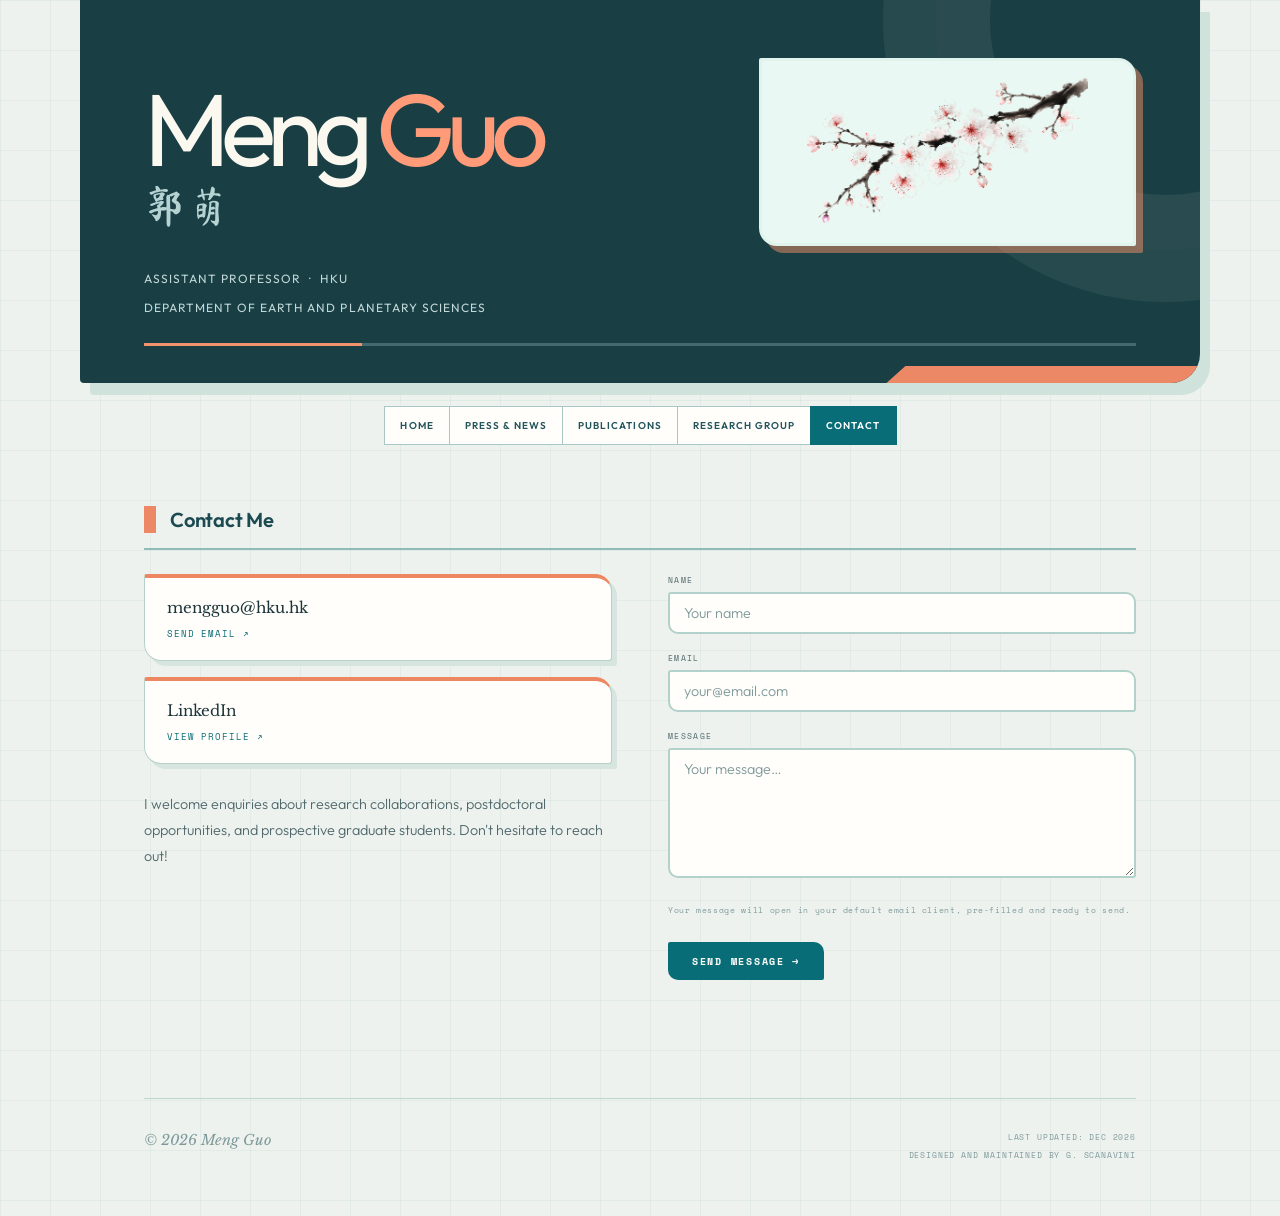
<file: contact.html>
<!DOCTYPE html>
<html lang="en">
<head>
  <meta charset="UTF-8" />
  <meta name="viewport" content="width=device-width, initial-scale=1.0" />
  <title>Contact — Meng Guo</title>
  <link rel="preconnect" href="https://fonts.googleapis.com" />
  <link rel="preconnect" href="https://fonts.gstatic.com" crossorigin />
  <link href="https://fonts.googleapis.com/css2?family=Libre+Baskerville:ital,wght@0,400;0,700;1,400&family=Ma+Shan+Zheng&family=Outfit:wght@200;300;400&family=Space+Mono:wght@400&display=swap" rel="stylesheet" />
  <link rel="stylesheet" href="css/style.css" />
  <meta name="theme-color" content="#086d77" />
  <link rel="stylesheet" href="css/theme.css" />
</head>
<body class="page-contact">

  <header>
    <div class="header-top">
      <a href="index.html" style="text-decoration:none;">
        <div class="header-name-block">
          <h1 class="site-name">Meng <span>Guo</span></h1>
          <span class="site-name-zh" lang="zh">郭萌</span>
        </div>
      </a>
      <div class="header-image-wrap">
        <img class="header-image" src="assets/header0.svg" alt="" aria-hidden="true" />
      </div>
    </div>
    <p class="header-role">Assistant Professor &nbsp;·&nbsp; HKU</p>
    <p class="header-role">Department of Earth and Planetary Sciences</p>
    <div class="header-rule"></div>
    <div class="header-rule-thin"></div>
  </header>

  <nav class="site-nav">
    <a class="site-nav-link" href="index.html">Home</a>
    <a class="site-nav-link" href="press.html">Press &amp; News</a>
    <a class="site-nav-link" href="publications.html">Publications</a>
    <a class="site-nav-link" href="lab.html">Research Group</a>
    <a class="site-nav-link active" href="contact.html">Contact</a>
  </nav>

  <main>
    <section class="category" style="animation-delay:0.1s">
      <div class="category-header">
        <span class="category-label">Contact Me</span>
        <div class="category-line"></div>
      </div>

      <div class="contact-grid">
        <div>
          <div class="contact-cards">

            <div class="contact-card">
              <a class="contact-card-value" href="mailto:mengguo@hku.hk">mengguo@hku.hk</a>
              <a class="contact-card-link" href="mailto:mengguo@hku.hk">Send email ↗</a>
            </div>

            <div class="contact-card">
              <a class="contact-card-value" href="https://www.linkedin.com/in/meng-guo-a65a10258/" target="_blank" rel="noopener">LinkedIn</a>
              <a class="contact-card-link" href="https://www.linkedin.com/in/meng-guo-a65a10258/" target="_blank" rel="noopener">View profile ↗</a>
            </div>
          </div>

          <p class="contact-note" style="margin-top:28px;">
            I welcome enquiries about research collaborations, postdoctoral opportunities,
            and prospective graduate students. Don't hesitate to reach out!
          </p>
        </div>
        <div>
          <div class="form-wrap" id="contactForm">
            <div class="form-field">
              <label class="form-label" for="cf-name">Name</label>
              <input class="form-input" id="cf-name" type="text" placeholder="Your name" autocomplete="name" />
            </div>
            <div class="form-field">
              <label class="form-label" for="cf-email">Email</label>
              <input class="form-input" id="cf-email" type="email" placeholder="your@email.com" autocomplete="email" />
            </div>
            <div class="form-field">
              <label class="form-label" for="cf-message">Message</label>
              <textarea class="form-textarea" id="cf-message" placeholder="Your message…"></textarea>
            </div>
            <p class="form-note">Your message will open in your default email client, pre-filled and ready to send.</p>
            <div id="form-status" class="form-status"></div>
            <button class="form-submit" id="cf-submit">Send Message →</button>
          </div>
        </div>

      </div>
    </section>
  </main>

  <div class="footer-rule"><hr /></div>
  <footer>
    <span class="footer-name">© 2026 Meng Guo</span>
    <div class="footer-meta">
      <span class="footer-note" id="footer-year"></span>
      <span class="footer-note">Designed and maintained by G. Scanavini</span>
    </div>
  </footer>

  <script>
    const months = ['Jan','Feb','Mar','Apr','May','Jun','Jul','Aug','Sep','Oct','Nov','Dec'];
    document.getElementById('footer-year').textContent = 'Last updated: ' + months[new Date().getMonth()] + ' ' + new Date().getFullYear();

    document.getElementById('cf-submit').addEventListener('click', function () {
      const name    = document.getElementById('cf-name').value.trim();
      const email   = document.getElementById('cf-email').value.trim();
      const message = document.getElementById('cf-message').value.trim();
      const status  = document.getElementById('form-status');

      status.className = 'form-status';
      status.textContent = '';

      if (!name || !email || !message) {
        status.textContent = 'Please fill in all fields before sending.';
        status.className = 'form-status error';
        return;
      }
      if (!/^[^\s@]+@[^\s@]+\.[^\s@]+$/.test(email)) {
        status.textContent = 'Please enter a valid email address.';
        status.className = 'form-status error';
        return;
      }

      const subject = encodeURIComponent('Message from ' + name + ' via mengguo.com');
      const body    = encodeURIComponent(
        'Name: ' + name + '\nEmail: ' + email + '\n\n' + message
      );
      window.location.href = 'mailto:mengguo@hku.hk?subject=' + subject + '&body=' + body;

      status.textContent = 'Opening your email client…';
      status.className = 'form-status success';
    });
  </script>
</body>
</html>
</file>
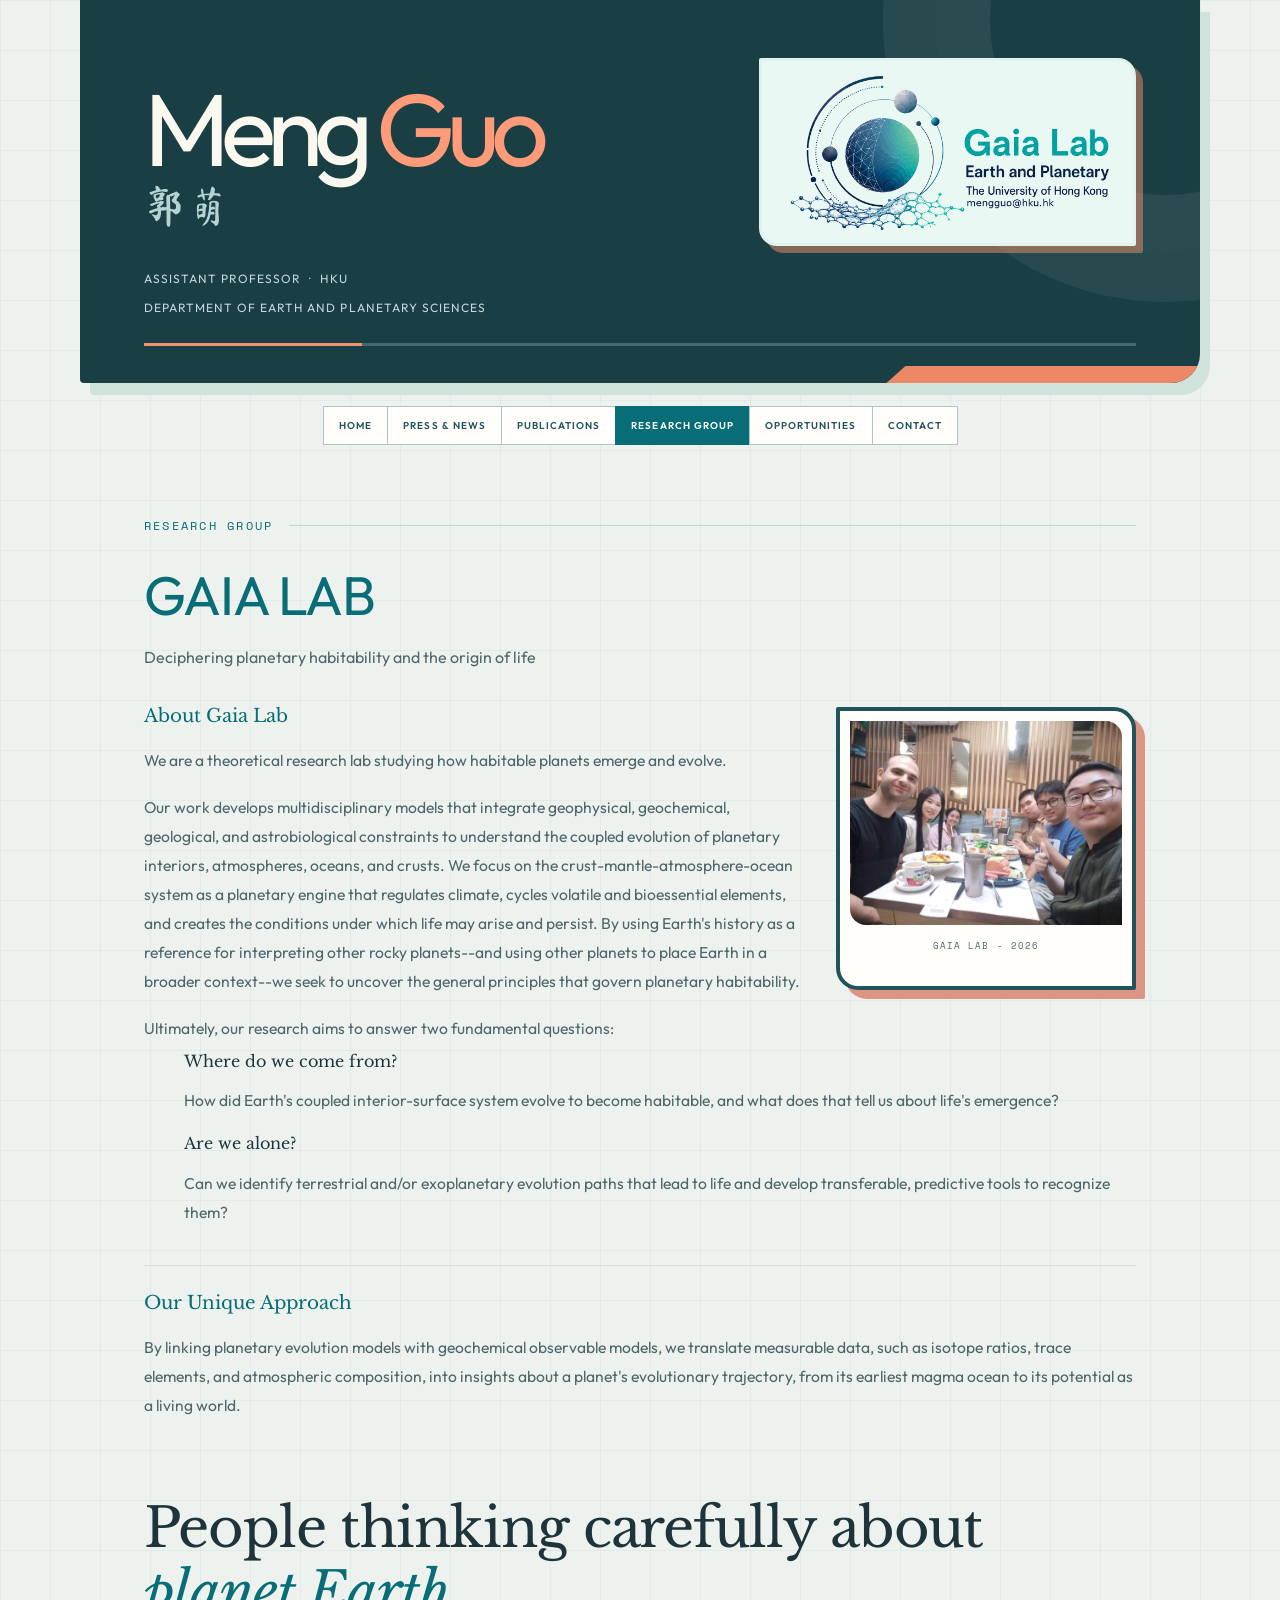
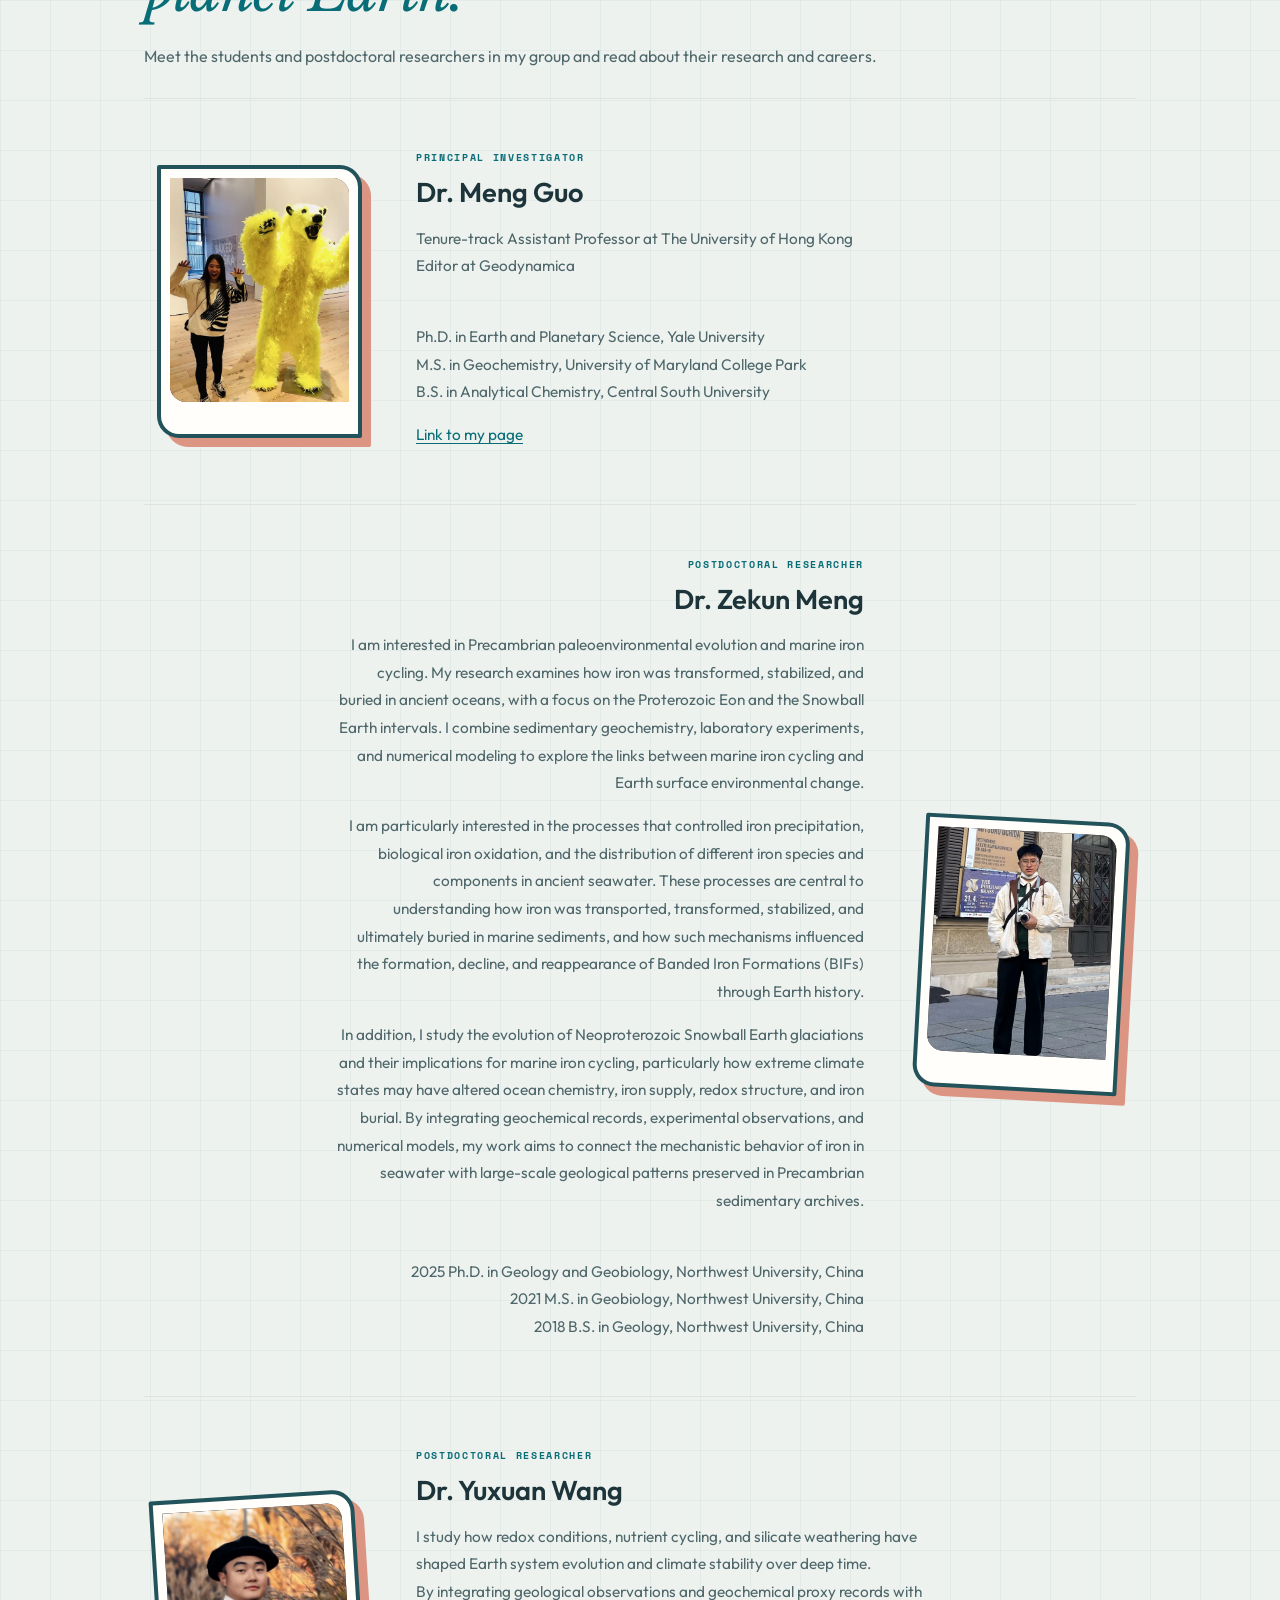
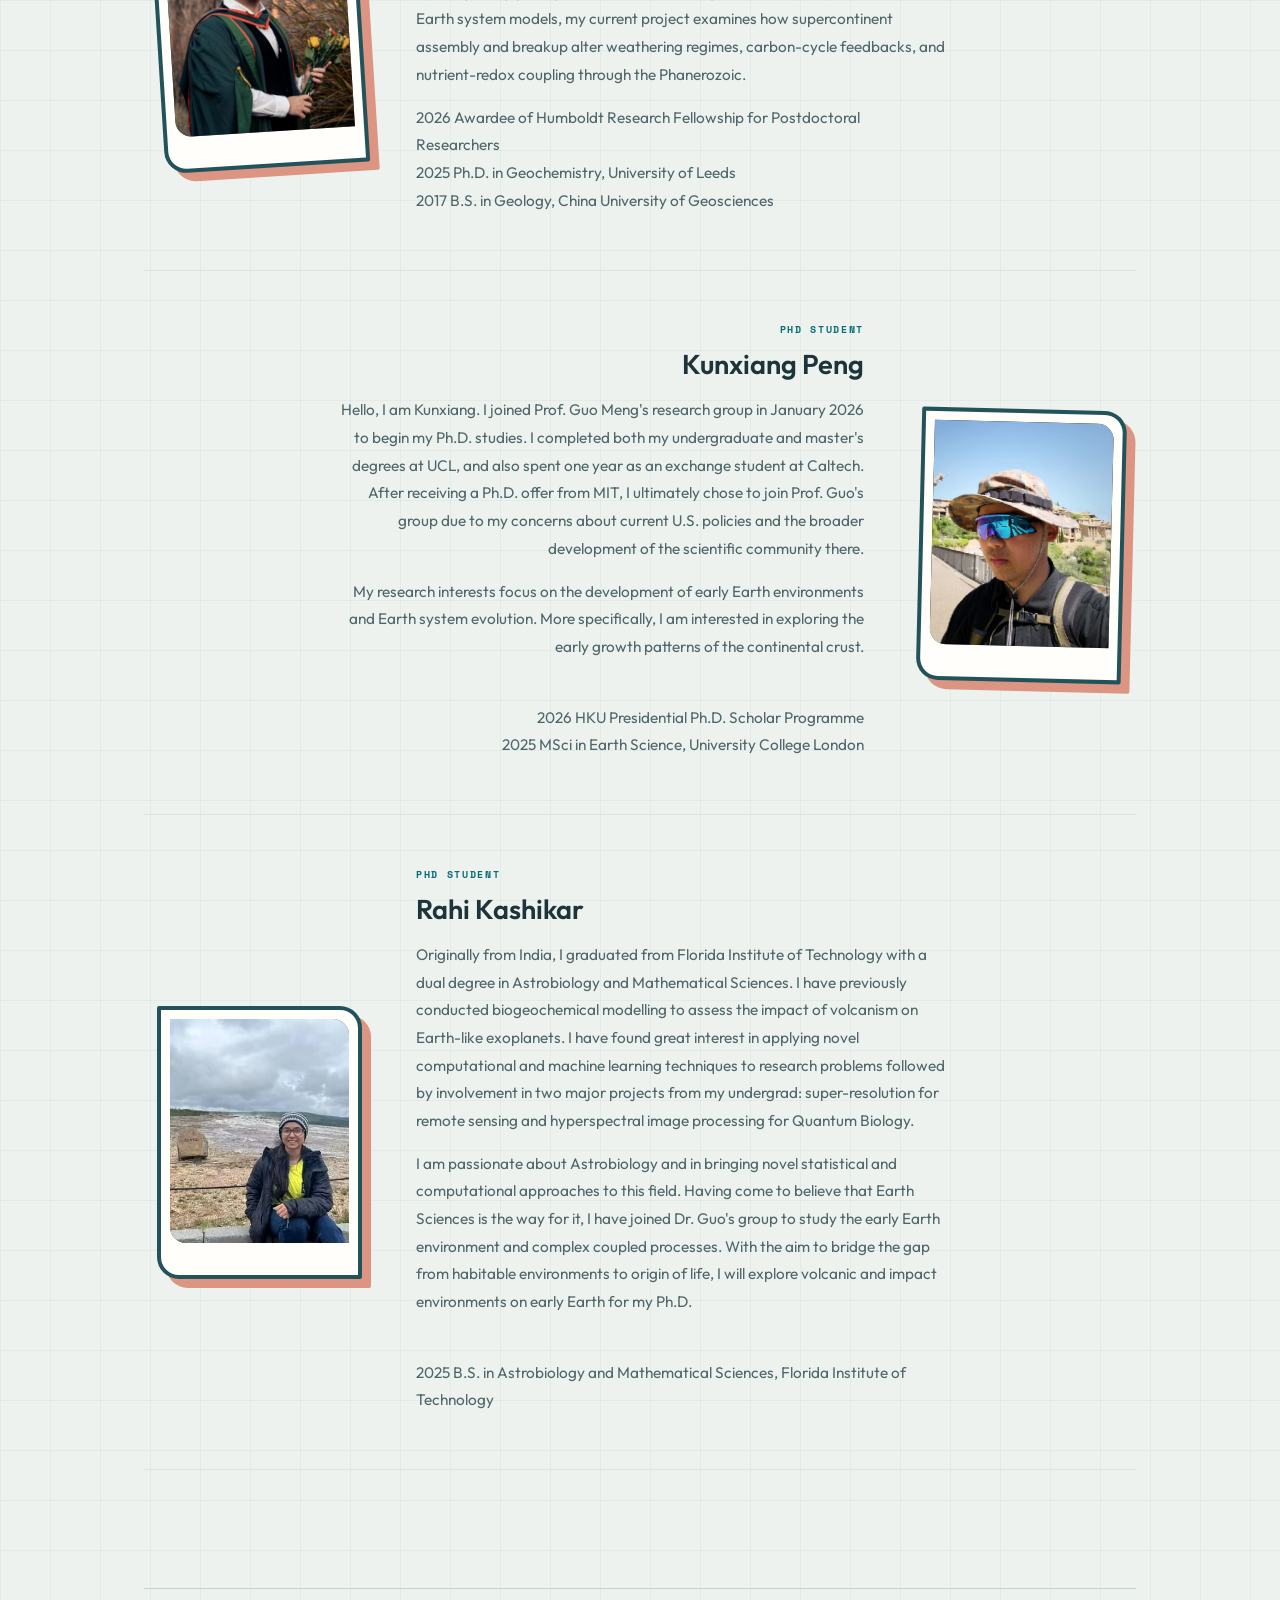
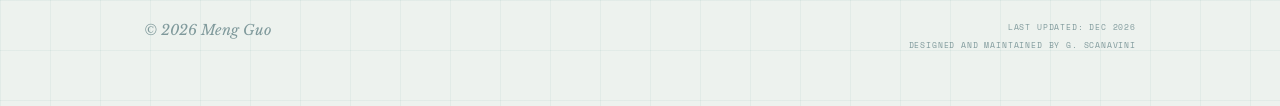
<file: lab.html>
<!DOCTYPE html>
<html lang="en">
<head>
  <meta charset="UTF-8" />
  <meta name="viewport" content="width=device-width, initial-scale=1.0" />
  <title>Research Group — Meng Guo</title>
  <link rel="preconnect" href="https://fonts.googleapis.com" />
  <link rel="preconnect" href="https://fonts.gstatic.com" crossorigin />
  <link href="https://fonts.googleapis.com/css2?family=Libre+Baskerville:ital,wght@0,400;0,700;1,400&family=Ma+Shan+Zheng&family=Outfit:wght@200;300;400&family=Space+Mono:wght@400&display=swap" rel="stylesheet" />
  <link rel="stylesheet" href="css/style.css" />
  <meta name="theme-color" content="#086d77" />
  <link rel="stylesheet" href="css/theme.css" />
</head>
<body class="page-lab">

  <header>
    <div class="header-top">
      <a href="index.html" style="text-decoration:none;">
        <div class="header-name-block">
          <h1 class="site-name">Meng <span>Guo</span></h1>
          <span class="site-name-zh" lang="zh">郭萌</span>
        </div>
      </a>
      <div class="header-image-wrap">
        <img class="header-image" src="assets/logo_B_transparent.webp" alt="" aria-hidden="true" />
      </div>
    </div>
    <p class="header-role">Assistant Professor &nbsp;·&nbsp; HKU</p>
    <p class="header-role">Department of Earth and Planetary Sciences</p>
    <div class="header-rule"></div>
    <div class="header-rule-thin"></div>
  </header>

  <nav class="site-nav">
    <a class="site-nav-link" href="index.html">Home</a>
    <a class="site-nav-link" href="press.html">Press &amp; News</a>
    <a class="site-nav-link" href="publications.html">Publications</a>
    <a class="site-nav-link active" href="lab.html">Research Group</a>
    <a class="site-nav-link" href="opportunities.html">Opportunities</a>
    <a class="site-nav-link" href="contact.html">Contact</a>
  </nav>

  <main>
    <section class="group-intro">
      <div class="group-label">
        <span class="group-label-text">Research Group</span>
        <div class="group-label-line"></div>
      </div>
      <h2 class="group-heading lab-title gaia-title">GAIA LAB</h2>
      <p class="group-sub lab-tagline">Deciphering planetary habitability and the origin of life</p>

      <div class="lab-copy">
        <div class="lab-about-grid">
          <div class="lab-about-text">
            <h3>About Gaia Lab</h3>
            <p>
              We are a theoretical research lab studying how habitable planets emerge and evolve. 
            </p>
            <p>
              Our work develops multidisciplinary models that integrate geophysical, geochemical, 
              geological, and astrobiological constraints to understand the coupled evolution of 
              planetary interiors, atmospheres, oceans, and crusts.
              We focus on the crust-mantle-atmosphere-ocean system as a planetary engine that regulates climate, 
              cycles volatile and bioessential elements, and creates the conditions under which life may arise and persist. 
              By using Earth's history as a reference for interpreting other rocky planets--and using other planets to place 
              Earth in a broader context--we seek to uncover the general principles that govern planetary habitability.
            </p>
            <p>
              Ultimately, our research aims to answer two fundamental questions:
            </p>
          </div>

          <figure class="lab-polaroid">
            <img src="assets/group_picture.webp" alt="Gaia Lab group picture" />
            <figcaption>Gaia Lab - 2026</figcaption>
          </figure>
        </div>

        <div class="question-list">
          <div class="question-item">
            <strong>Where do we come from?</strong>
            <p>How did Earth's coupled interior-surface system evolve to become habitable, and what does that tell us about life's emergence?</p>
          </div>
          <div class="question-item">
            <strong>Are we alone?</strong>
            <p>Can we identify terrestrial and/or exoplanetary evolution paths that lead to life and develop transferable, 
              predictive tools to recognize them?</p>
          </div>
        </div>

        <div class="unique-approach">
          <h3>Our Unique Approach</h3>
          <p>By linking planetary evolution models with geochemical observable models, we translate measurable data, 
            such as isotope ratios, trace elements, and atmospheric composition, into insights about a planet's evolutionary 
            trajectory, from its earliest magma ocean to its potential as a living world.</p>
        </div>
      </div>

      <h2 class="group-heading people-heading">People thinking carefully about <em>planet Earth.</em></h2>
      <p class="group-sub">
        Meet the students and postdoctoral researchers in my group and read about their research and careers.
      </p>
    </section>

    <section class="people-section" aria-label="Research group members">
      <div class="profile-list">
        <article class="member-profile">
          <div class="member-photo-card">
            <div class="member-photo has-image"><img src="assets/guo_profile_2.webp" alt="Portrait of Dr. Meng Guo" /></div>
          </div>
          <div class="member-copy">
            <p class="member-role">Principal Investigator</p>
            <h3 class="member-name">Dr. Meng Guo</h3>
            <p class="member-bio">
              Tenure-track Assistant Professor at The University of Hong Kong<br />
              Editor at Geodynamica
            </p>
            <p class="member-bio member-bio-degrees">
              <br />
              Ph.D. in Earth and Planetary Science, Yale University<br />
              M.S. in Geochemistry, University of Maryland College Park<br />
              B.S. in Analytical Chemistry, Central South University
            </p>
            <p class="member-bio member-profile-link">
              <a href="index.html">Link to my page</a>
            </p>
          </div>
        </article>

        <article class="member-profile">
          <div class="member-photo-card">
            <div class="member-photo has-image"><img src="assets/meng_profile.webp" alt="Portrait of Dr. Zekun Meng" /></div>
          </div>
          <div class="member-copy">
            <p class="member-role">Postdoctoral Researcher</p>
            <h3 class="member-name">Dr. Zekun Meng</h3>
            <p class="member-bio">
              I am interested in Precambrian paleoenvironmental evolution and marine iron cycling. 
              My research examines how iron was transformed, stabilized, and buried in ancient oceans, 
              with a focus on the Proterozoic Eon and the Snowball Earth intervals. 
              I combine sedimentary geochemistry, laboratory experiments, and numerical modeling 
              to explore the links between marine iron cycling and Earth surface environmental change.
            </p>
            <p class="member-bio">
              I am particularly interested in the processes that controlled iron precipitation, 
              biological iron oxidation, and the distribution of different iron species and 
              components in ancient seawater. These processes are central to understanding how 
              iron was transported, transformed, stabilized, and ultimately buried in marine sediments, 
              and how such mechanisms influenced the formation, decline, and reappearance of 
              Banded Iron Formations (BIFs) through Earth history. 
            </p>
            <p class="member-bio">
              In addition, I study the evolution of Neoproterozoic Snowball Earth glaciations and their 
              implications for marine iron cycling, particularly how extreme climate states 
              may have altered ocean chemistry, iron supply, redox structure, and iron burial. 
              By integrating geochemical records, experimental observations, and numerical models, 
              my work aims to connect the mechanistic behavior of iron in seawater with 
              large-scale geological patterns preserved in Precambrian sedimentary archives.
            </p>
            <p class="member-bio member-bio-degrees">
              <br />
              2025 Ph.D. in Geology and Geobiology, Northwest University, China<br />
              2021 M.S. in Geobiology, Northwest University, China<br />
              2018 B.S. in Geology, Northwest University, China
            </p>
          </div>
        </article>

        <article class="member-profile">
          <div class="member-photo-card">
            <div class="member-photo has-image"><img src="assets/wang_profile.webp" alt="Portrait of Dr. Yuxuan Wang" /></div>
          </div>
          <div class="member-copy">
            <p class="member-role">Postdoctoral Researcher</p>
            <h3 class="member-name">Dr. Yuxuan Wang</h3>
            <p class="member-bio">
              I study how redox conditions, nutrient cycling, 
              and silicate weathering have shaped Earth system evolution 
              and climate stability over deep time. <br />
              By integrating geological observations and geochemical proxy records 
              with Earth system models, my current project examines how supercontinent 
              assembly and breakup alter weathering regimes, carbon-cycle feedbacks, 
              and nutrient-redox coupling through the Phanerozoic.
            </p>
            <p class="member-bio member-bio-degrees">
              2026 Awardee of Humboldt Research Fellowship for Postdoctoral Researchers <br />
              2025 Ph.D. in Geochemistry, University of Leeds<br />
              2017 B.S. in Geology, China University of Geosciences
            </p>
          </div>
        </article>

        <article class="member-profile">
          <div class="member-photo-card">
            <div class="member-photo has-image"><img src="assets/peng_profile.webp" alt="Portrait of Kunxiang Peng" /></div>
          </div>
          <div class="member-copy">
            <p class="member-role">PhD Student</p>
            <h3 class="member-name">Kunxiang Peng</h3>
            <p class="member-bio">
              Hello, I am Kunxiang. I joined Prof. Guo Meng's research group in January 2026 
              to begin my Ph.D. studies. 
              I completed both my undergraduate and master's degrees at UCL, 
              and also spent one year as an exchange student at Caltech. 
              After receiving a Ph.D. offer from MIT, I ultimately chose to join Prof. Guo's 
              group due to my concerns about current U.S. policies 
              and the broader development of the scientific community there.
            </p>
            <p class="member-bio">
              My research interests focus on the development of early Earth environments 
              and Earth system evolution. More specifically, I am interested in exploring 
              the early growth patterns of the continental crust.
            </p>
            <p class="member-bio member-bio-degrees">
              <br />
              2026 HKU Presidential Ph.D. Scholar Programme<br />
              2025 MSci in Earth Science, University College London
            </p>
          </div>
        </article>
        <article class="member-profile">
          <div class="member-photo-card">
            <div class="member-photo has-image"><img src="assets/kashikar_profile.webp" alt="Portrait of Rahi Kashikar" /></div>
          </div>
          <div class="member-copy">
            <p class="member-role">PhD Student</p>
            <h3 class="member-name">Rahi Kashikar</h3>
            <p class="member-bio">
              Originally from India, I graduated from Florida Institute of Technology with a dual 
              degree in Astrobiology and Mathematical Sciences. I have previously conducted biogeochemical 
              modelling to assess the impact of volcanism on Earth-like exoplanets. I have found great 
              interest in applying novel computational and machine learning techniques to research 
              problems followed by involvement in two major projects from my undergrad: super-resolution 
              for remote sensing and hyperspectral image processing for Quantum Biology. 
            </p>
            <p class="member-bio">
              I am passionate about Astrobiology and in bringing novel statistical and computational 
              approaches to this field. Having come to believe that Earth Sciences is the way for it, 
              I have joined Dr. Guo's group to study the early Earth environment and complex coupled 
              processes. With the aim to bridge the gap from habitable environments to origin of life, 
              I will explore volcanic and impact environments on early Earth for my Ph.D.
            </p>
            <p class="member-bio member-bio-degrees">
              <br />
              2025 B.S. in Astrobiology and Mathematical Sciences, Florida Institute of Technology
            </p>
          </div>
        </article>

      </div>
    </section>
  </main>

  <div class="footer-rule"><hr /></div>
  <footer>
    <span class="footer-name">© 2026 Meng Guo</span>
    <div class="footer-meta">
      <span class="footer-note" id="footer-year"></span>
      <span class="footer-note">Designed and maintained by G. Scanavini</span>
    </div>
  </footer>

  <script>
    const months = ['Jan','Feb','Mar','Apr','May','Jun','Jul','Aug','Sep','Oct','Nov','Dec'];
    document.getElementById('footer-year').textContent = 'Last updated: ' + months[new Date().getMonth()] + ' ' + new Date().getFullYear();
  </script>
</body>
</html>
</file>
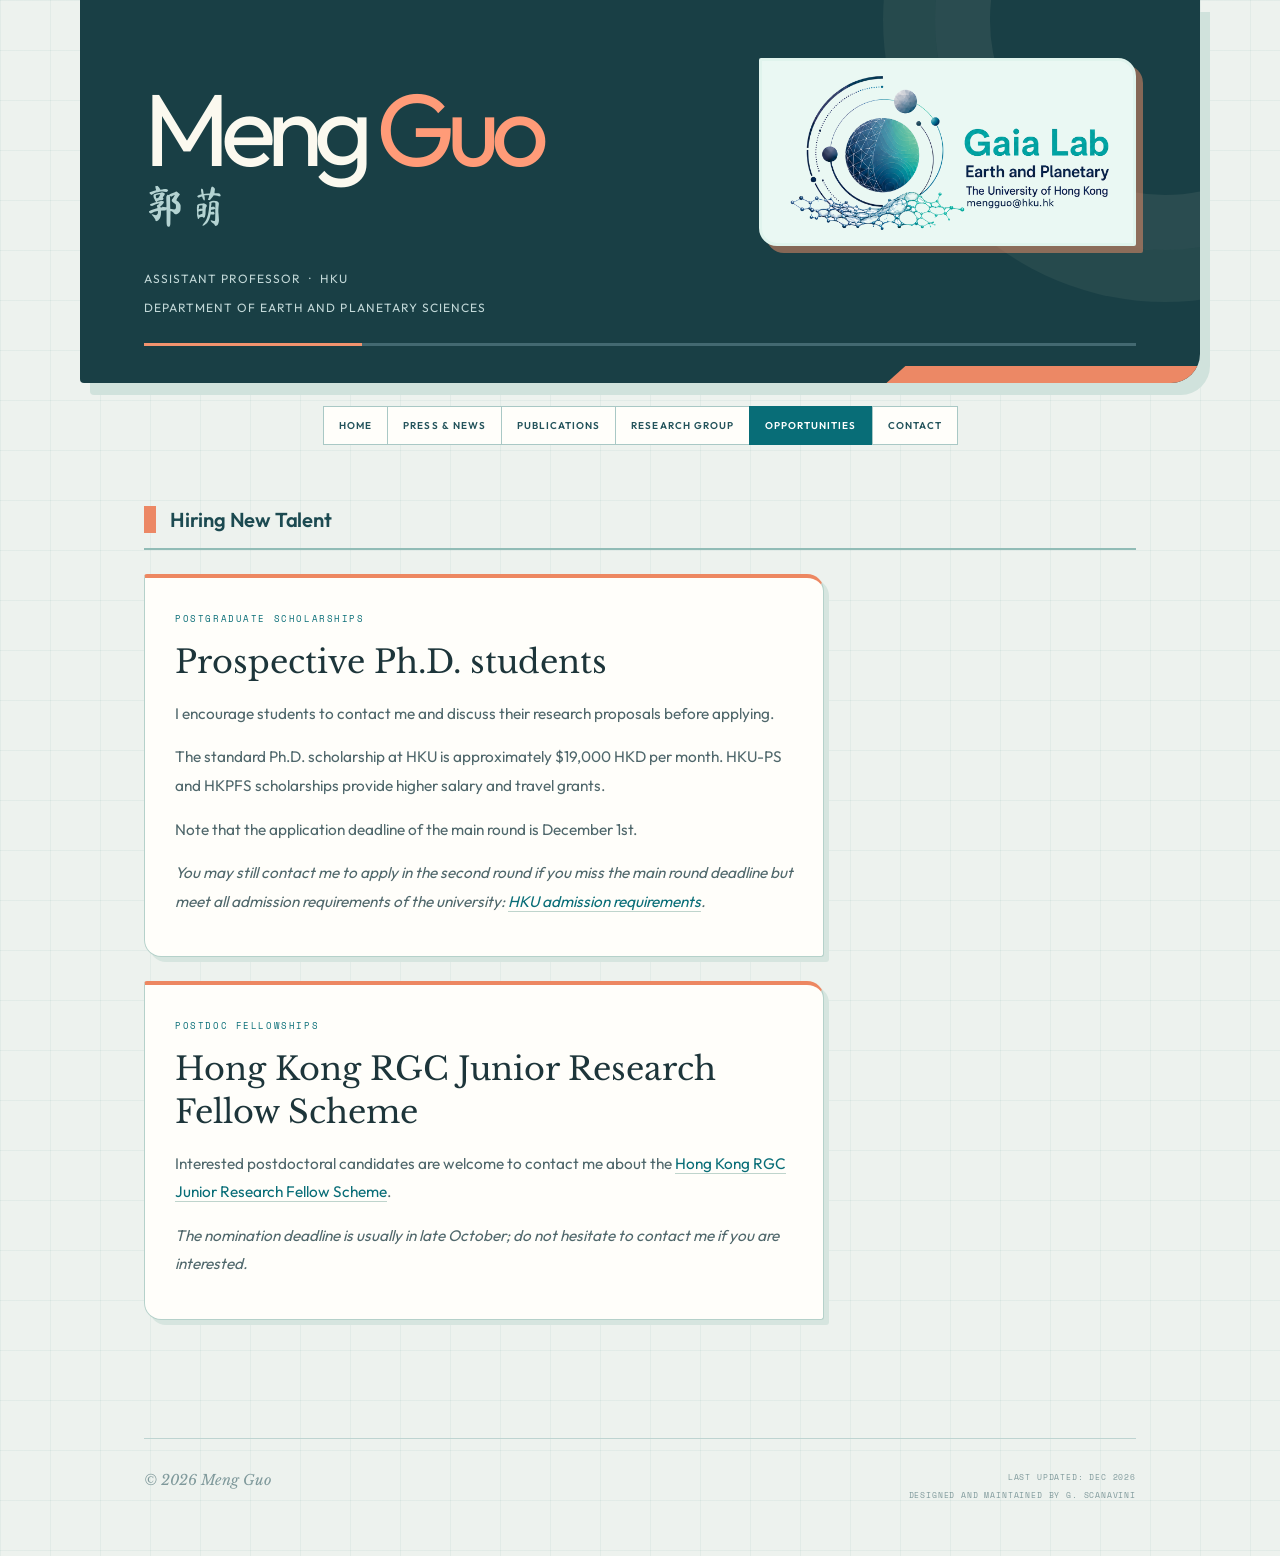
<file: opportunities.html>
<!DOCTYPE html>
<html lang="en">
<head>
  <meta charset="UTF-8" />
  <meta name="viewport" content="width=device-width, initial-scale=1.0" />
  <title>Opportunities — Meng Guo</title>
  <link rel="preconnect" href="https://fonts.googleapis.com" />
  <link rel="preconnect" href="https://fonts.gstatic.com" crossorigin />
  <link href="https://fonts.googleapis.com/css2?family=Libre+Baskerville:ital,wght@0,400;0,700;1,400&family=Ma+Shan+Zheng&family=Outfit:wght@200;300;400&family=Space+Mono:wght@400&display=swap" rel="stylesheet" />
  <link rel="stylesheet" href="css/style.css" />
  <meta name="theme-color" content="#086d77" />
  <link rel="stylesheet" href="css/theme.css" />
</head>
<body class="page-opportunities">

  <header>
    <div class="header-top">
      <a href="index.html" style="text-decoration:none;">
        <div class="header-name-block">
          <h1 class="site-name">Meng <span>Guo</span></h1>
          <span class="site-name-zh" lang="zh">郭萌</span>
        </div>
      </a>
      <div class="header-image-wrap">
        <img class="header-image" src="assets/logo_B_transparent.webp" alt="" aria-hidden="true" />
      </div>
    </div>
    <p class="header-role">Assistant Professor &nbsp;·&nbsp; HKU</p>
    <p class="header-role">Department of Earth and Planetary Sciences</p>
    <div class="header-rule"></div>
    <div class="header-rule-thin"></div>
  </header>

  <nav class="site-nav">
    <a class="site-nav-link" href="index.html">Home</a>
    <a class="site-nav-link" href="press.html">Press &amp; News</a>
    <a class="site-nav-link" href="publications.html">Publications</a>
    <a class="site-nav-link" href="lab.html">Research Group</a>
    <a class="site-nav-link active" href="opportunities.html">Opportunities</a>
    <a class="site-nav-link" href="contact.html">Contact</a>
  </nav>

  <main>
    <section class="category" style="animation-delay:0.1s">
      <div class="category-header">
        <span class="category-label">Hiring New Talent</span>
        <div class="category-line"></div>
      </div>
      <div class="opportunity-card">
        <span class="opportunity-kicker">Postgraduate scholarships</span>
        <h2>Prospective Ph.D. students</h2>
        <p>I encourage students to contact me and discuss their research proposals before applying.</p>
        <p>The standard Ph.D. scholarship at HKU is approximately $19,000 HKD per month. HKU-PS and HKPFS scholarships provide higher salary and travel grants.</p>
        <p>Note that the application deadline of the main round is December 1st.</p>
        <p class="opportunity-note">You may still contact me to apply in the second round if you miss the main round deadline but meet all admission requirements of the university: <a href="https://gradsch.hku.hk/prospective_students/application/admission_requirement" target="_blank" rel="noopener">HKU admission requirements</a>.</p>
      </div>

      <div class="opportunity-card">
        <span class="opportunity-kicker">Postdoc fellowships</span>
        <h2>Hong Kong RGC Junior Research Fellow Scheme</h2>
        <p>Interested postdoctoral candidates are welcome to contact me about the <a href="https://www.ugc.edu.hk/eng/rgc/funding_opport/jrfs/" target="_blank" rel="noopener">Hong Kong RGC Junior Research Fellow Scheme</a>.</p>
        <p class="opportunity-note">The nomination deadline is usually in late October; do not hesitate to contact me if you are interested.</p>
      </div>
    </section>
  </main>

  <div class="footer-rule"><hr /></div>
  <footer>
    <span class="footer-name">© 2026 Meng Guo</span>
    <div class="footer-meta">
      <span class="footer-note" id="footer-year"></span>
      <span class="footer-note">Designed and maintained by G. Scanavini</span>
    </div>
  </footer>

  <script>
    const months = ['Jan','Feb','Mar','Apr','May','Jun','Jul','Aug','Sep','Oct','Nov','Dec'];
    document.getElementById('footer-year').textContent = 'Last updated: ' + months[new Date().getMonth()] + ' ' + new Date().getFullYear();

  </script>
</body>
</html>
</file>
<file: css/style.css>
/*
  Consolidated site styles.
  Page rules are scoped with body classes to preserve the original per-page styling.
*/


/* ===== index.html ===== */
:root { --black:   #141a1f;
      --mid:     #7a8a96;
      --light:   #b0bec8;
      --bg:      #f7f5f2;
      --white:   #ffffff;
      --accent:  #3a7a6a;
      --rule:    #ddd8d0; }
body.page-index { font-family: "Outfit", sans-serif; background: var(--bg); color: var(--black); font-weight: 300; -webkit-font-smoothing: antialiased; }
/* HEADER */
body.page-index header { max-width: 980px; width: 100%; margin: 0 auto; padding: 64px 48px 0; opacity: 0; transform: translateY(16px); animation: fadeUp 0.7s ease forwards; }
body.page-index .header-top { display: flex; justify-content: space-between; align-items: flex-start; gap: 32px; margin-bottom: 14px; }
body.page-index .site-name { font-family: "Libre Baskerville", Georgia, serif; font-size: clamp(2.4rem, 5.5vw, 4rem); font-weight: 400; line-height: 1.1; letter-spacing: -0.02em; color: var(--black); }
body.page-index .site-name span { display: block; font-style: italic; color: var(--accent); }
body.page-index .site-name-zh { font-family: "Ma Shan Zheng", cursive; font-size: clamp(1.6rem, 3.5vw, 2.6rem); color: var(--mid); letter-spacing: 0.06em; padding-left: 18px; align-self: flex-end; padding-bottom: 0.12em; line-height: 1; }
body.page-index .header-image-wrap { position: relative; flex: 0 0 auto; width: clamp(260px, 44%, 430px); height: 165px; overflow: visible; align-self: flex-start; margin-right: -8px; }
body.page-index .header-image { width: 100%; height: 100%; object-fit: contain; object-position: right center; display: block; }
/* Role line — left-aligned, between name and rule */
body.page-index .header-role { font-family: "Space Mono", monospace; font-size: 0.6rem; letter-spacing: 0.14em; text-transform: uppercase; color: var(--mid); line-height: 1; margin-bottom: 18px; }
body.page-index .header-rule { width: 100%; height: 1px; background: linear-gradient(to right, var(--black) 60%, transparent); margin-bottom: 4px; }
body.page-index .header-rule-thin { width: 100%; height: 1px; background: linear-gradient(to right, var(--rule) 80%, transparent); }
/* SITE NAV */
body.page-index .site-nav { max-width: 980px; margin: 0 auto; padding: 20px 48px 0; display: flex; flex-wrap: wrap; gap: 8px; justify-content: center; opacity: 0; animation: fadeUp 0.5s 0.15s ease forwards; }
body.page-index .site-nav-link { font-family: "Space Mono", monospace; font-size: 0.6rem; letter-spacing: 0.16em; text-transform: uppercase; color: var(--mid); text-decoration: none; border: 1px solid var(--rule); padding: 6px 14px; transition: background 0.18s, color 0.18s, border-color 0.18s; }
body.page-index .site-nav-link:hover { border-color: var(--accent); color: var(--accent); }
body.page-index .site-nav-link.active { background: var(--accent); color: var(--white); border-color: var(--accent); }
/* MAIN */
body.page-index main { max-width: 980px; margin: 0 auto; padding: 0 48px 120px; }
/* CATEGORY */
body.page-index .category { margin-top: 60px; opacity: 0; transform: translateY(10px); animation: fadeUp 0.55s ease forwards; }
body.page-index .category-header { display: flex; align-items: center; gap: 16px; margin-bottom: 28px; }
body.page-index .category-label { font-family: "Space Mono", monospace; font-size: 0.78rem; letter-spacing: 0.18em; text-transform: uppercase; color: var(--accent); white-space: nowrap; }
body.page-index .category-line { flex: 1; height: 1px; background: var(--rule); }
body.page-index .category-count { font-family: "Space Mono", monospace; font-size: 0.58rem; color: var(--light); }
/* ABOUT */
body.page-index .about-grid { display: grid; grid-template-columns: 190px 1fr; gap: 48px; align-items: start; }
/* Photo placeholder — swap for <img> when you have a photo */
body.page-index .profile-frame { width: 190px;
      padding: 9px 9px 28px;
      background:
        linear-gradient(112deg, rgba(255,255,255,0.9), rgba(255,252,246,0.74) 38%, rgba(241,235,224,0.58)),
        repeating-linear-gradient(0deg, rgba(20,26,31,0.018) 0 1px, transparent 1px 4px),
        #fffaf1;
      border: 1px solid rgba(206,198,185,0.9);
      border-radius: 2px 4px 3px 5px / 5px 2px 4px 3px;
      box-shadow:
        0 22px 34px rgba(20,26,31,0.14),
        0 7px 11px rgba(20,26,31,0.08),
        inset 0 0 0 1px rgba(255,255,255,0.72),
        2px 3px 0 rgba(197,188,174,0.28);
      transform: rotate(-2.2deg) translateY(2px);
      position: relative; }
body.page-index .profile-frame::after { content: "";
      position: absolute;
      left: 50%;
      bottom: 10px;
      width: 46px;
      height: 1px;
      background: rgba(199,191,177,0.82);
      transform: translateX(-50%) rotate(-0.5deg); }
body.page-index .profile-frame img { width: 100%;
      aspect-ratio: 1 / 1;
      display: block;
      border: 1px solid rgba(199,191,177,0.94);
      border-radius: 1px 3px 2px 4px / 3px 2px 4px 1px;
      object-fit: cover;
      filter: saturate(0.96) contrast(1.02); }
/* Bio */
body.page-index .about-bio h3 { font-family: "Libre Baskerville", serif; font-size: 1.1rem; font-weight: 400; color: var(--black); margin-bottom: 16px; line-height: 1.5; }
body.page-index .about-bio p { font-family: "Outfit", sans-serif; font-size: 0.95rem; font-weight: 300; color: var(--mid); line-height: 1.85; margin-bottom: 14px; }
body.page-index .about-bio p:last-child { margin-bottom: 0; }
/* RESEARCH INTERESTS */
body.page-index .interests-list { list-style: none;
      display: grid;
      gap: 13px; }
body.page-index .interest-item { display: grid;
      grid-template-columns: 18px 1fr;
      align-items: baseline;
      gap: 14px;
      padding: 3px 0; }
body.page-index .interest-dot { width: 7px;
      height: 7px;
      border-radius: 50%;
      background: var(--accent);
      opacity: 0.55;
      transform: translateY(-1px); }
body.page-index .interest-text { font-family: "Libre Baskerville", Georgia, serif;
      font-size: 1.05rem;
      font-weight: 400;
      color: var(--black);
      line-height: 1.55; }
/* ARTICLE ROWS */
body.page-index .article-list { list-style: none; }
body.page-index .article-item { border-bottom: 1px solid var(--rule); }
body.page-index .article-item:first-child { border-top: 1px solid var(--rule); }
body.page-index .article-link { display: grid; grid-template-columns: 1fr auto; align-items: center; gap: 20px; padding: 16px 0; text-decoration: none; color: inherit; transition: padding-left 0.22s ease; }
body.page-index .article-link:hover { padding-left: 12px; }
body.page-index .article-link:hover .article-title { color: var(--accent); }
body.page-index .article-link:hover::after { color: var(--accent); transform: translate(2px,-2px); }
body.page-index .article-link.has-logo::after { content: none; }
/* Logo column */
body.page-index .article-link.has-logo { grid-template-columns: 60px 1fr auto; }
body.page-index .institution-logo-wrap { display: flex; align-items: center; justify-content: center; width: 60px; height: 50px; flex-shrink: 0; }
body.page-index .institution-logo { max-width: 54px; max-height: 48px; width: auto; height: auto; object-fit: contain; filter: grayscale(0.8) opacity(0.55); transition: filter 0.25s ease, transform 0.25s ease; }
/* UChicago slightly larger */
body.page-index .logo-uchicago { max-width: 62px; max-height: 56px; }
body.page-index .article-link:hover .institution-logo { filter: grayscale(0.1) opacity(0.9); transform: translateY(-1px); }
body.page-index .position-category-past .institution-logo { filter: grayscale(0) saturate(1.08) opacity(0.88); }
body.page-index .position-category-past .article-link:hover .institution-logo { filter: grayscale(0) saturate(1.2) opacity(1); transform: translateY(-1px); }
body.page-index .article-link.active-role .article-title, body.page-index .article-link.active-role .article-pub, body.page-index .article-link.active-role .article-date { color: var(--accent); }
body.page-index .article-link.active-role .institution-logo { filter: grayscale(0.1) opacity(0.9); }
body.page-index .article-left { display: flex; flex-direction: column; gap: 5px; }
body.page-index .article-title { font-family: "Libre Baskerville", serif; font-size: 1.05rem; font-weight: 400; line-height: 1.4; color: var(--black); transition: color 0.2s; }
body.page-index .article-pub { font-family: "Space Mono", monospace; font-size: 0.58rem; letter-spacing: 0.09em; text-transform: uppercase; color: var(--mid); }
body.page-index .article-date { font-family: "Space Mono", monospace; font-size: 0.58rem; color: var(--light); white-space: nowrap; align-self: center; }
/* HOME PLACEHOLDERS */
body.page-index .placeholder-card { border: 1px solid var(--rule);
      background: var(--white);
      padding: 22px 24px;
      color: var(--mid);
      font-size: 0.95rem;
      border-radius: 10px;
      line-height: 1.8; }
body.page-index .placeholder-card strong { font-family: "Libre Baskerville", serif;
      font-weight: 400;
      color: var(--black); }
body.page-index .news-board { display: grid;
      grid-template-columns: repeat(2, minmax(0, 1fr));
      gap: 18px; }
body.page-index .news-card { min-height: 150px;
      border: 1px solid var(--rule);
      background:
        linear-gradient(135deg, rgba(58,122,106,0.08), transparent 42%),
        var(--white);
      padding: 22px;
      display: flex;
      flex-direction: column;
      gap: 10px; }
body.page-index .news-card-kicker { font-family: "Space Mono", monospace;
      font-size: 0.52rem;
      letter-spacing: 0.16em;
      text-transform: uppercase;
      color: var(--accent); }
body.page-index .news-card-title { font-family: "Libre Baskerville", serif;
      font-size: 1.05rem;
      font-weight: 400;
      color: var(--black);
      line-height: 1.45; }
body.page-index .news-card-body { color: var(--mid);
      font-size: 0.9rem;
      line-height: 1.75; }
/* FOOTER */
body.page-index .footer-rule { max-width: 980px; margin: 0 auto; padding: 0 48px; }
body.page-index .footer-rule hr { border: none; border-top: 1px solid var(--rule); }
body.page-index footer { max-width: 980px; margin: 0 auto; padding: 24px 48px 60px; display: flex; justify-content: space-between; align-items: flex-start; gap: 24px; }
body.page-index .footer-name { font-family: "Libre Baskerville", serif; font-size: 0.9rem; font-style: italic; color: var(--light); }
body.page-index .footer-meta { display: flex; flex-direction: column; align-items: flex-end; gap: 6px; text-align: right; }
body.page-index .footer-note { font-family: "Space Mono", monospace; font-size: 0.52rem; letter-spacing: 0.1em; color: var(--light); text-transform: uppercase; }
@keyframes fadeUp { to { opacity: 1; transform: translateY(0); } }
@media (max-width: 640px) {
  body.page-index header { padding: 48px 24px 0; }
  body.page-index .header-top { flex-direction: column; }
  body.page-index .header-image-wrap { display: none; }
  body.page-index .site-nav { padding: 16px 24px 0; }
  body.page-index main { padding: 0 24px 80px; }
  body.page-index .about-grid { grid-template-columns: 1fr; }
  body.page-index .profile-frame { width: 155px; }
  body.page-index .footer-rule { padding: 0 24px; }
  body.page-index footer { padding: 20px 24px 48px; flex-direction: column; gap: 10px; align-items: flex-start; }
  body.page-index .footer-meta { align-items: flex-start; text-align: left; }
  body.page-index .article-link.has-logo { grid-template-columns: 48px 1fr; }
  body.page-index .article-date { display: none; }
  body.page-index .news-board { grid-template-columns: 1fr; }
}

/* Footer layout fix */
body.page-index { min-height: 100vh; display: flex; flex-direction: column; }
body.page-index main { width: 100%; flex: 1 0 auto; }
body.page-index .footer-rule, body.page-index footer { width: 100%; flex-shrink: 0; }


/* ===== press.html ===== */
body.page-press { font-family: "Outfit", sans-serif; background: var(--bg); color: var(--black); font-weight: 300; -webkit-font-smoothing: antialiased; }
body.page-press header { max-width: 980px; width: 100%; margin: 0 auto; padding: 64px 48px 0; opacity: 0; transform: translateY(16px); animation: fadeUp 0.7s ease forwards; }
body.page-press .header-top { display: flex; justify-content: space-between; align-items: flex-start; gap: 32px; margin-bottom: 14px; }
body.page-press .site-name { font-family: "Libre Baskerville", Georgia, serif; font-size: clamp(2.4rem, 5.5vw, 4rem); font-weight: 400; line-height: 1.1; letter-spacing: -0.02em; color: var(--black); text-decoration: none; display: block; }
body.page-press .site-name span { display: block; font-style: italic; color: var(--accent); }
body.page-press .site-name-zh { font-family: "Ma Shan Zheng", cursive; font-size: clamp(1.6rem, 3.5vw, 2.6rem); color: var(--mid); letter-spacing: 0.06em; padding-left: 18px; align-self: flex-end; padding-bottom: 0.12em; line-height: 1; }
body.page-press .header-image-wrap { position: relative; flex: 0 0 auto; width: clamp(260px, 44%, 430px); height: 165px; overflow: visible; align-self: flex-start; margin-right: -8px; }
body.page-press .header-image { width: 100%; height: 100%; object-fit: contain; object-position: right center; display: block; }
body.page-press .header-role { font-family: "Space Mono", monospace; font-size: 0.6rem; letter-spacing: 0.14em; text-transform: uppercase; color: var(--mid); line-height: 1; margin-bottom: 18px; }
body.page-press .header-rule { width: 100%; height: 1px; background: linear-gradient(to right, var(--black) 60%, transparent); margin-bottom: 4px; }
body.page-press .header-rule-thin { width: 100%; height: 1px; background: linear-gradient(to right, var(--rule) 80%, transparent); }
body.page-press .site-nav { max-width: 980px; margin: 0 auto; padding: 20px 48px 0; display: flex; flex-wrap: wrap; gap: 8px; justify-content: center; opacity: 0; animation: fadeUp 0.5s 0.15s ease forwards; }
body.page-press .site-nav-link { font-family: "Space Mono", monospace; font-size: 0.6rem; letter-spacing: 0.16em; text-transform: uppercase; color: var(--mid); text-decoration: none; border: 1px solid var(--rule); padding: 6px 14px; transition: background 0.18s, color 0.18s, border-color 0.18s; }
body.page-press .site-nav-link:hover { border-color: var(--accent); color: var(--accent); }
body.page-press .site-nav-link.active { background: var(--accent); color: var(--white); border-color: var(--accent); }
body.page-press main { max-width: 980px; margin: 0 auto; padding: 0 48px 120px; }
body.page-press .category { margin-top: 60px; opacity: 0; transform: translateY(10px); animation: fadeUp 0.55s ease forwards; }
body.page-press .category-header { display: flex; align-items: center; gap: 16px; margin-bottom: 28px; }
body.page-press .category-label { font-family: "Space Mono", monospace; font-size: 0.78rem; letter-spacing: 0.18em; text-transform: uppercase; color: var(--accent); white-space: nowrap; }
body.page-press .category-line { flex: 1; height: 1px; background: var(--rule); }
body.page-press .category-count { font-family: "Space Mono", monospace; font-size: 0.58rem; color: var(--light); }
body.page-press .press-board { background: transparent;
      border-radius: 18px;
      padding: 0; }
body.page-press .article-list { list-style: none; display: flex; flex-direction: column; gap: 14px; }
body.page-press .article-item { background: rgba(255,255,255,0.62);
      border: 1px solid var(--rule);
      border-radius: 12px;
      overflow: hidden;
      box-shadow: 0 14px 34px rgba(20,26,31,0.08);
      transition: border-color 0.18s ease, transform 0.18s ease, box-shadow 0.18s ease; }
body.page-press .article-item:hover { border-color: rgba(58,122,106,0.55);
      transform: translateY(-2px);
      box-shadow: 0 20px 44px rgba(20,26,31,0.12); }
body.page-press .article-link { display: block; text-decoration: none; color: inherit; }
body.page-press .article-topbar { min-height: 38px;
      display: flex;
      align-items: center;
      padding: 0 14px;
      background: rgba(58,122,106,0.10);
      border-bottom: 1px solid rgba(58,122,106,0.16);
      color: var(--accent);
      font-family: "Space Mono", monospace;
      font-size: 0.64rem;
      letter-spacing: 0.12em;
      text-transform: uppercase; }
body.page-press .article-card { display: grid; grid-template-columns: minmax(270px, 48.5%) 1fr; height: 200px; background: #fffaf3; overflow: hidden; }
body.page-press .article-thumb { width: 100%; height: 100%; min-height: 200px; object-fit: cover; display: block; background: #ebe5dc; }
body.page-press .article-content { padding: 16px 16px 18px; color: var(--black); align-self: start; overflow: hidden; }
body.page-press .article-title { font-family: "Outfit", sans-serif; font-size: clamp(1.02rem, 1.4vw, 1.18rem); font-weight: 700; line-height: 1.25; color: var(--black); margin-bottom: 8px; display: -webkit-box; -webkit-line-clamp: 3; -webkit-box-orient: vertical; overflow: hidden; }
body.page-press .article-pub { display: none; }
body.page-press .article-desc { font-size: 0.96rem; line-height: 1.34; color: #263138; max-width: 45rem; display: -webkit-box; -webkit-line-clamp: 3; -webkit-box-orient: vertical; overflow: hidden; }
body.page-press .article-date { display: inline-block; margin-top: 12px; font-family: "Space Mono", monospace; font-size: 0.58rem; letter-spacing: 0.1em; text-transform: uppercase; color: var(--mid); }
body.page-press .article-item:hover .article-title { color: var(--accent); text-decoration: underline; text-decoration-color: rgba(58,122,106,0.45); text-underline-offset: 3px; }
body.page-press .footer-rule { max-width: 980px; margin: 0 auto; padding: 0 48px; }
body.page-press .footer-rule hr { border: none; border-top: 1px solid var(--rule); }
body.page-press footer { max-width: 980px; margin: 0 auto; padding: 24px 48px 60px; display: flex; justify-content: space-between; align-items: flex-start; gap: 24px; }
body.page-press .footer-name { font-family: "Libre Baskerville", serif; font-size: 0.9rem; font-style: italic; color: var(--light); }
body.page-press .footer-meta { display: flex; flex-direction: column; align-items: flex-end; gap: 6px; text-align: right; }
body.page-press .footer-note { font-family: "Space Mono", monospace; font-size: 0.52rem; letter-spacing: 0.1em; color: var(--light); text-transform: uppercase; }
@media (max-width: 640px) {
  body.page-press header { padding: 48px 24px 0; }
  body.page-press .header-top { flex-direction: column; }
  body.page-press .header-image-wrap { display: none; }
  body.page-press .site-nav { padding: 16px 24px 0; }
  body.page-press main { padding: 0 24px 80px; }
  body.page-press .footer-rule { padding: 0 24px; }
  body.page-press footer { padding: 20px 24px 48px; flex-direction: column; gap: 10px; align-items: flex-start; }
  body.page-press .footer-meta { align-items: flex-start; text-align: left; }
  body.page-press .press-board { margin-left: 0; margin-right: 0; padding: 0; border-radius: 12px; }
  body.page-press .article-card { grid-template-columns: 1fr; height: auto; min-height: 0; }
  body.page-press .article-thumb { height: 210px; min-height: 210px; }
  body.page-press .article-content { padding: 14px; }
}

/* Footer layout fix */
body.page-press { min-height: 100vh; display: flex; flex-direction: column; }
body.page-press main { width: 100%; flex: 1 0 auto; }
body.page-press .footer-rule, body.page-press footer { width: 100%; flex-shrink: 0; }


/* ===== publications.html ===== */
body.page-publications { font-family: "Outfit", sans-serif; background: var(--bg); color: var(--black); font-weight: 300; -webkit-font-smoothing: antialiased; }
body.page-publications header { max-width: 980px; width: 100%; margin: 0 auto; padding: 64px 48px 0; opacity: 0; transform: translateY(16px); animation: fadeUp 0.7s ease forwards; }
body.page-publications .header-top { display: flex; justify-content: space-between; align-items: flex-start; gap: 32px; margin-bottom: 14px; }
body.page-publications .site-name { font-family: "Libre Baskerville", Georgia, serif; font-size: clamp(2.4rem, 5.5vw, 4rem); font-weight: 400; line-height: 1.1; letter-spacing: -0.02em; color: var(--black); }
body.page-publications .site-name span { display: block; font-style: italic; color: var(--accent); }
body.page-publications .site-name-zh { font-family: "Ma Shan Zheng", cursive; font-size: clamp(1.6rem, 3.5vw, 2.6rem); color: var(--mid); letter-spacing: 0.06em; padding-left: 18px; align-self: flex-end; padding-bottom: 0.12em; line-height: 1; }
body.page-publications .header-image-wrap { position: relative; flex: 0 0 auto; width: clamp(260px, 44%, 430px); height: 165px; overflow: visible; align-self: flex-start; margin-right: -8px; }
body.page-publications .header-image { width: 100%; height: 100%; object-fit: contain; object-position: right center; display: block; }
body.page-publications .header-role { font-family: "Space Mono", monospace; font-size: 0.6rem; letter-spacing: 0.14em; text-transform: uppercase; color: var(--mid); line-height: 1; margin-bottom: 18px; }
body.page-publications .header-rule { width: 100%; height: 1px; background: linear-gradient(to right, var(--black) 60%, transparent); margin-bottom: 4px; }
body.page-publications .header-rule-thin { width: 100%; height: 1px; background: linear-gradient(to right, var(--rule) 80%, transparent); }
body.page-publications .site-nav { max-width: 980px; margin: 0 auto; padding: 20px 48px 0; display: flex; flex-wrap: wrap; gap: 8px; justify-content: center; opacity: 0; animation: fadeUp 0.5s 0.15s ease forwards; }
body.page-publications .site-nav-link { font-family: "Space Mono", monospace; font-size: 0.6rem; letter-spacing: 0.16em; text-transform: uppercase; color: var(--mid); text-decoration: none; border: 1px solid var(--rule); padding: 6px 14px; transition: background 0.18s, color 0.18s, border-color 0.18s; }
body.page-publications .site-nav-link:hover { border-color: var(--accent); color: var(--accent); }
body.page-publications .site-nav-link.active { background: var(--accent); color: var(--white); border-color: var(--accent); }
body.page-publications main { max-width: 980px; margin: 0 auto; padding: 0 48px 120px; }
body.page-publications .category { margin-top: 60px; opacity: 0; transform: translateY(10px); animation: fadeUp 0.55s ease forwards; }
body.page-publications .category-header { display: flex; align-items: center; gap: 16px; margin-bottom: 28px; }
body.page-publications .category-label { font-family: "Space Mono", monospace; font-size: 0.78rem; letter-spacing: 0.18em; text-transform: uppercase; color: var(--accent); white-space: nowrap; }
body.page-publications .category-line { flex: 1; height: 1px; background: var(--rule); }
body.page-publications .category-count { font-family: "Space Mono", monospace; font-size: 0.58rem; color: var(--light); }
/* Google Scholar link */
body.page-publications .scholar-link-row { margin-bottom: 18px; }
body.page-publications .scholar-link { display: inline-flex; align-items: center; gap: 7px; font-family: "Space Mono", monospace; font-size: 0.58rem; letter-spacing: 0.1em; text-transform: uppercase; color: var(--accent); text-decoration: none; border: 1px solid var(--accent); padding: 6px 14px; transition: background 0.18s, color 0.18s; }
body.page-publications .scholar-link:hover { background: var(--accent); color: var(--white); }
body.page-publications .scholar-link svg { stroke: currentColor; flex-shrink: 0; }
/* Search bar */
body.page-publications .pub-search-wrap { margin-bottom: 4px; }
body.page-publications .pub-search { width: 100%; font-family: "Outfit", sans-serif; font-size: 0.9rem; font-weight: 300; color: var(--black); background: var(--white); border: 1px solid var(--rule); padding: 10px 16px; outline: none; transition: border-color 0.18s; }
body.page-publications .pub-search::placeholder { color: var(--light); }
body.page-publications .pub-search:focus { border-color: var(--accent); }
body.page-publications .pub-results-note { font-family: "Space Mono", monospace; font-size: 0.52rem; color: var(--light); letter-spacing: 0.08em; margin-bottom: 20px; min-height: 1em; }
body.page-publications .article-list { list-style: none; }
body.page-publications .article-item { border-bottom: 1px solid var(--rule); }
body.page-publications .article-item:first-child { border-top: 1px solid var(--rule); }
body.page-publications .article-link { display: grid; grid-template-columns: 1fr auto; align-items: center; gap: 20px; padding: 16px 0; text-decoration: none; color: inherit; transition: padding-left 0.22s ease; }
body.page-publications .article-link:hover { padding-left: 12px; }
body.page-publications .article-link:hover .article-title { color: var(--accent); }
body.page-publications .article-link:hover::after { color: var(--accent); transform: translate(2px,-2px); }
body.page-publications .article-link.has-journal-thumb { grid-template-columns: 1fr auto; }
body.page-publications .article-left { display: flex; flex-direction: column; gap: 5px; }
body.page-publications .article-title { font-family: "Libre Baskerville", serif; font-size: 1.05rem; font-weight: 400; line-height: 1.4; color: var(--black); transition: color 0.2s; }
body.page-publications .article-pub { font-family: "Space Mono", monospace; font-size: 0.58rem; letter-spacing: 0.09em; text-transform: uppercase; color: var(--mid); font-weight: 700; font-style: italic; }
body.page-publications .article-date { font-family: "Space Mono", monospace; font-size: 0.58rem; color: var(--light); white-space: nowrap; align-self: center; }
body.page-publications .pub-empty { font-family: "Space Mono", monospace; font-size: 0.6rem; color: var(--light); padding: 40px 0; text-align: center; display: none; }
body.page-publications .source-note { font-family: "Space Mono", monospace; font-size: 0.52rem; letter-spacing: 0.08em; color: var(--light); margin-top: 16px; }
body.page-publications .footer-rule { max-width: 980px; margin: 0 auto; padding: 0 48px; }
body.page-publications .footer-rule hr { border: none; border-top: 1px solid var(--rule); }
body.page-publications footer { max-width: 980px; margin: 0 auto; padding: 24px 48px 60px; display: flex; justify-content: space-between; align-items: flex-start; gap: 24px; }
body.page-publications .footer-name { font-family: "Libre Baskerville", serif; font-size: 0.9rem; font-style: italic; color: var(--light); }
body.page-publications .footer-meta { display: flex; flex-direction: column; align-items: flex-end; gap: 6px; text-align: right; }
body.page-publications .footer-note { font-family: "Space Mono", monospace; font-size: 0.52rem; letter-spacing: 0.1em; color: var(--light); text-transform: uppercase; }
@media (max-width: 640px) {
  body.page-publications header { padding: 48px 24px 0; }
  body.page-publications .header-top { flex-direction: column; }
  body.page-publications .header-image-wrap { display: none; }
  body.page-publications .site-nav { padding: 16px 24px 0; }
  body.page-publications main { padding: 0 24px 80px; }
  body.page-publications .footer-rule { padding: 0 24px; }
  body.page-publications footer { padding: 20px 24px 48px; flex-direction: column; gap: 10px; align-items: flex-start; }
  body.page-publications .footer-meta { align-items: flex-start; text-align: left; }
  body.page-publications .article-link { grid-template-columns: 1fr; }
  body.page-publications .article-link.has-journal-thumb { grid-template-columns: 1fr; }
  body.page-publications .article-date { display: none; }
}

/* Footer layout fix */
body.page-publications { min-height: 100vh; display: flex; flex-direction: column; }
body.page-publications main { width: 100%; flex: 1 0 auto; }
body.page-publications .footer-rule, body.page-publications footer { width: 100%; flex-shrink: 0; }


/* ===== lab.html ===== */
body.page-lab { font-family: "Outfit", sans-serif; background: var(--bg); color: var(--black); font-weight: 300; -webkit-font-smoothing: antialiased; min-height: 100vh; display: flex; flex-direction: column; }
body.page-lab header { max-width: 980px; width: 100%; margin: 0 auto; padding: 64px 48px 0; opacity: 0; transform: translateY(16px); animation: fadeUp 0.7s ease forwards; }
body.page-lab .header-top { display: flex; justify-content: space-between; align-items: flex-start; gap: 32px; margin-bottom: 14px; }
body.page-lab .site-name { font-family: "Libre Baskerville", Georgia, serif; font-size: clamp(2.4rem, 5.5vw, 4rem); font-weight: 400; line-height: 1.1; letter-spacing: -0.02em; color: var(--black); }
body.page-lab .site-name span { display: block; font-style: italic; color: var(--accent); }
body.page-lab .site-name-zh { font-family: "Ma Shan Zheng", cursive; font-size: clamp(1.6rem, 3.5vw, 2.6rem); color: var(--mid); letter-spacing: 0.06em; padding-left: 18px; align-self: flex-end; padding-bottom: 0.12em; line-height: 1; }
body.page-lab .header-image-wrap { position: relative; flex: 0 0 auto; width: clamp(260px, 44%, 430px); height: 165px; overflow: visible; align-self: flex-start; margin-right: -8px; }
body.page-lab .header-image { width: 100%; height: 100%; object-fit: contain; object-position: right center; display: block; }
body.page-lab .header-role { font-family: "Space Mono", monospace; font-size: 0.6rem; letter-spacing: 0.14em; text-transform: uppercase; color: var(--mid); line-height: 1; margin-bottom: 18px; }
body.page-lab .header-rule { width: 100%; height: 1px; background: linear-gradient(to right, var(--black) 60%, transparent); margin-bottom: 4px; }
body.page-lab .header-rule-thin { width: 100%; height: 1px; background: linear-gradient(to right, var(--rule) 80%, transparent); }
body.page-lab .site-nav { max-width: 980px; margin: 0 auto; padding: 20px 48px 0; display: flex; flex-wrap: wrap; gap: 8px; justify-content: center; opacity: 0; animation: fadeUp 0.5s 0.15s ease forwards; }
body.page-lab .site-nav-link { font-family: "Space Mono", monospace; font-size: 0.6rem; letter-spacing: 0.16em; text-transform: uppercase; color: var(--mid); text-decoration: none; border: 1px solid var(--rule); padding: 6px 14px; transition: background 0.18s, color 0.18s, border-color 0.18s; }
body.page-lab .site-nav-link:hover { border-color: var(--accent); color: var(--accent); }
body.page-lab .site-nav-link.active { background: var(--accent); color: var(--white); border-color: var(--accent); }
body.page-lab main { flex: 1; max-width: 980px; width: 100%; margin: 0 auto; padding: 0 48px 120px; }
body.page-lab .group-intro { margin-top: 72px; opacity: 0; animation: fadeUp 0.6s 0.25s ease forwards; }
body.page-lab .group-label { display: flex; align-items: center; gap: 16px; margin-bottom: 28px; }
body.page-lab .group-label-text { font-family: "Space Mono", monospace; font-size: 0.78rem; letter-spacing: 0.18em; text-transform: uppercase; color: var(--accent); white-space: nowrap; }
body.page-lab .group-label-line { flex: 1; height: 1px; background: var(--rule); }
body.page-lab .group-heading { font-family: "Libre Baskerville", Georgia, serif; font-size: clamp(2rem, 5vw, 3.4rem); font-weight: 400; line-height: 1.18; letter-spacing: -0.02em; color: var(--black); margin-bottom: 18px; }
body.page-lab .group-heading em { font-style: italic; color: var(--accent); }
body.page-lab .group-sub { font-size: 1rem; color: var(--mid); line-height: 1.75; max-width: none; margin-bottom: 56px; }
body.page-lab .people-section { margin-top: 24px; opacity: 0; animation: fadeUp 0.6s 0.35s ease forwards; }
body.page-lab .profile-list { display: flex; flex-direction: column; gap: 0; }
body.page-lab .member-profile { display: grid; grid-template-columns: 230px 1fr; gap: 42px; align-items: center; padding: 40px 0; border-bottom: 1px solid rgba(221,216,208,0.58); }
body.page-lab .member-profile:first-child { border-top: 1px solid rgba(221,216,208,0.58); }
body.page-lab .member-profile:nth-child(even) { grid-template-columns: 1fr 230px; }
body.page-lab .member-profile:nth-child(even) .member-photo-card { grid-column: 2; transform: rotate(3.1deg) translateY(4px); }
body.page-lab .member-profile:nth-child(even) .member-copy { grid-column: 1; grid-row: 1; text-align: right; }
body.page-lab .member-profile:nth-child(3n) .member-photo-card { transform: rotate(-3.6deg) translateY(-2px); }
body.page-lab .member-profile:nth-child(4n) .member-photo-card { transform: rotate(1.4deg) translateY(3px); }
body.page-lab .member-photo-card { width: 205px;
      justify-self: center;
      padding: 9px 9px 32px;
      background:
        linear-gradient(112deg, rgba(255,255,255,0.88), rgba(255,252,246,0.72) 38%, rgba(241,235,224,0.58)),
        repeating-linear-gradient(0deg, rgba(20,26,31,0.018) 0 1px, transparent 1px 4px),
        #fffaf1;
      border: 1px solid rgba(206,198,185,0.9);
      border-radius: 2px 4px 3px 5px / 5px 2px 4px 3px;
      box-shadow:
        0 22px 34px rgba(20,26,31,0.14),
        0 7px 11px rgba(20,26,31,0.08),
        inset 0 0 0 1px rgba(255,255,255,0.72),
        2px 3px 0 rgba(197,188,174,0.28);
      transform: rotate(-2.7deg) translateY(2px);
      position: relative; }
body.page-lab .member-photo-card::before { content: "";
      position: absolute;
      top: -15px;
      left: 50%;
      width: 22px;
      height: 22px;
      border-radius: 50%;
      transform: translateX(-50%);
      background:
        radial-gradient(circle at 34% 28%, rgba(255,255,255,0.96) 0 9%, rgba(255,255,255,0.45) 10% 18%, transparent 19%),
        radial-gradient(circle at 58% 62%, rgba(0,0,0,0.22) 0 8%, transparent 9%),
        radial-gradient(circle at 50% 48%, var(--pin-color, #b64f4a) 0 49%, rgba(20,26,31,0.18) 50% 72%, rgba(20,26,31,0.34) 73% 100%);
      box-shadow: 0 2px 2px rgba(255,255,255,0.7) inset, 0 5px 9px rgba(20,26,31,0.24), 0 10px 14px rgba(20,26,31,0.08);
      z-index: 2; }
body.page-lab .member-photo-card::after { content: "";
      position: absolute;
      top: 2px;
      left: 50%;
      width: 2px;
      height: 25px;
      background: linear-gradient(to bottom, rgba(245,245,242,0.8), rgba(61,64,67,0.38) 42%, rgba(20,26,31,0.08));
      border-radius: 999px;
      transform: translateX(-50%) rotate(1deg);
      box-shadow: 1px 1px 2px rgba(20,26,31,0.15);
      z-index: 1; }
body.page-lab .member-profile:nth-child(1) .member-photo-card { --pin-color: #c75d52; }
body.page-lab .member-profile:nth-child(2) .member-photo-card { --pin-color: #3a7a6a; }
body.page-lab .member-profile:nth-child(3) .member-photo-card { --pin-color: #d6a23f; }
body.page-lab .member-profile:nth-child(4) .member-photo-card { --pin-color: #6f7fbf; }
body.page-lab .member-profile:nth-child(5) .member-photo-card { --pin-color: #9b6f4f; }
body.page-lab .member-photo { aspect-ratio: 4 / 5; border: 1px solid rgba(199,191,177,0.94); border-radius: 1px 3px 2px 4px / 3px 2px 4px 1px; background: linear-gradient(145deg, #ece8e1, #d8d0c3); display: flex; align-items: center; justify-content: center; color: var(--light); font-family: "Space Mono", monospace; font-size: 0.55rem; letter-spacing: 0.14em; text-transform: uppercase; text-align: center; padding: 18px; transform: rotate(-0.18deg); overflow: hidden; box-shadow: inset 0 0 0 1px rgba(255,255,255,0.36); }
body.page-lab .member-photo.has-image { padding: 0; background: #111; }
body.page-lab .member-photo img { width: 100%; height: 100%; object-fit: cover; display: block; filter: saturate(0.96) contrast(1.02); }
body.page-lab .member-role { font-family: "Space Mono", monospace; font-size: 0.65rem; letter-spacing: 0.16em; text-transform: uppercase; color: var(--accent); margin-bottom: 10px; }
body.page-lab .member-name { font-family: "Libre Baskerville", Georgia, serif; font-size: 1.35rem; font-weight: 400; color: var(--black); margin-bottom: 12px; }
body.page-lab .member-bio { color: var(--mid); font-size: 0.96rem; line-height: 1.8; max-width: 530px; }
body.page-lab .member-profile:nth-child(even) .member-bio { margin-left: auto; }
body.page-lab .lab-title { margin-bottom: 8px; }
body.page-lab .gaia-title { color: var(--accent); font-style: normal; text-transform: uppercase; }
body.page-lab .lab-tagline { margin-bottom: 32px; }
body.page-lab .lab-copy h3 { font-family: "Libre Baskerville", Georgia, serif; font-size: 1.15rem; font-weight: 400; color: var(--accent); line-height: 1.45; margin: 0 0 15px; }
body.page-lab .lab-copy p { color: var(--mid); font-size: 0.98rem; line-height: 1.85; margin-bottom: 18px; }
body.page-lab .lab-copy p:last-child { margin-bottom: 0; }
body.page-lab .lab-about-grid { display: grid; grid-template-columns: minmax(0, 1fr) minmax(220px, 300px); gap: 34px; align-items: start; margin-bottom: 8px; }
body.page-lab .lab-about-text { min-width: 0; }
body.page-lab .lab-polaroid { width: 100%; max-width: 300px; justify-self: end; margin: 4px 0 22px; padding: 10px 10px 34px; background: linear-gradient(112deg, rgba(255,255,255,0.9), rgba(255,252,246,0.72) 38%, rgba(241,235,224,0.58)), #fffaf1; border: 1px solid rgba(206,198,185,0.9); border-radius: 2px 4px 3px 5px / 5px 2px 4px 3px; box-shadow: 0 22px 34px rgba(20,26,31,0.14), 0 7px 11px rgba(20,26,31,0.08), inset 0 0 0 1px rgba(255,255,255,0.72), 2px 3px 0 rgba(197,188,174,0.28); transform: rotate(2.2deg); position: relative; --pin-color: #3a7a6a; }
body.page-lab .lab-polaroid img { width: 100%; aspect-ratio: 4 / 3; object-fit: cover; display: block; border: 1px solid rgba(199,191,177,0.94); background: #111; filter: saturate(0.96) contrast(1.02); }
body.page-lab .lab-polaroid figcaption { margin-top: 14px; font-family: "Space Mono", monospace; font-size: 0.58rem; letter-spacing: 0.12em; text-transform: uppercase; color: var(--mid); text-align: center; }
body.page-lab .lab-polaroid::before { content: ""; position: absolute; top: -15px; left: 50%; width: 22px; height: 22px; border-radius: 50%; transform: translateX(-50%); background: radial-gradient(circle at 34% 28%, rgba(255,255,255,0.96) 0 9%, rgba(255,255,255,0.45) 10% 18%, transparent 19%), radial-gradient(circle at 58% 62%, rgba(0,0,0,0.22) 0 8%, transparent 9%), radial-gradient(circle at 50% 48%, var(--pin-color, #3a7a6a) 0 49%, rgba(20,26,31,0.18) 50% 72%, rgba(20,26,31,0.34) 73% 100%); box-shadow: 0 2px 2px rgba(255,255,255,0.7) inset, 0 5px 9px rgba(20,26,31,0.24), 0 10px 14px rgba(20,26,31,0.08); z-index: 2; }
body.page-lab .lab-polaroid::after { content: ""; position: absolute; top: 2px; left: 50%; width: 2px; height: 25px; background: linear-gradient(to bottom, rgba(245,245,242,0.8), rgba(61,64,67,0.38) 42%, rgba(20,26,31,0.08)); border-radius: 999px; transform: translateX(-50%) rotate(1deg); box-shadow: 1px 1px 2px rgba(20,26,31,0.15); z-index: 1; }
body.page-lab .member-profile-link { margin-top: 8px; }
body.page-lab .member-profile-link a { color: var(--accent); text-decoration: underline; text-underline-offset: 3px; text-decoration-thickness: 1px; }

body.page-lab .question-list { margin: 8px 0 28px 40px; }
body.page-lab .question-item { margin-bottom: 18px; }
body.page-lab .question-item:last-child { margin-bottom: 0; }
body.page-lab .question-item strong { display: block; font-family: "Libre Baskerville", Georgia, serif; font-weight: 400; color: var(--black); margin-bottom: 3px; }
body.page-lab .unique-approach { margin-top: 38px; padding-top: 24px; border-top: 1px solid rgba(221,216,208,0.72); }
body.page-lab .people-heading { margin-top: 76px; color: var(--black); }
body.page-lab .people-heading em { color: var(--accent); }
body.page-lab .people-heading + .group-sub { margin-bottom: 28px; }
body.page-lab .footer-rule { max-width: 980px; margin: 0 auto; padding: 0 48px; }
body.page-lab .footer-rule hr { border: none; border-top: 1px solid var(--rule); }
body.page-lab footer { max-width: 980px; margin: 0 auto; padding: 24px 48px 60px; display: flex; justify-content: space-between; align-items: flex-start; gap: 24px; }
body.page-lab .footer-name { font-family: "Libre Baskerville", serif; font-size: 0.9rem; font-style: italic; color: var(--light); }
body.page-lab .footer-meta { display: flex; flex-direction: column; align-items: flex-end; gap: 6px; text-align: right; }
body.page-lab .footer-note { font-family: "Space Mono", monospace; font-size: 0.52rem; letter-spacing: 0.1em; color: var(--light); text-transform: uppercase; }
@media (max-width: 640px) {
  body.page-lab header { padding: 48px 24px 0; }
  body.page-lab .header-top { flex-direction: column; }
  body.page-lab .header-image-wrap { display: none; }
  body.page-lab .site-nav { padding: 16px 24px 0; }
  body.page-lab main { padding: 0 24px 80px; }
  body.page-lab .lab-about-grid { grid-template-columns: 1fr; gap: 22px; }
  body.page-lab .lab-polaroid { justify-self: start; max-width: 280px; margin-top: 6px; }
  body.page-lab .member-profile, body.page-lab .member-profile:nth-child(even) { grid-template-columns: 1fr; gap: 22px; text-align: left; }
  body.page-lab .member-profile:nth-child(even) .member-photo-card, body.page-lab .member-profile:nth-child(even) .member-copy { grid-column: auto; grid-row: auto; text-align: left; }
  body.page-lab .member-profile:nth-child(even) .member-bio { margin-left: 0; }
  body.page-lab .member-photo-card { justify-self: start; width: 180px; }
  body.page-lab .footer-rule { padding: 0 24px; }
  body.page-lab footer { padding: 20px 24px 48px; flex-direction: column; gap: 10px; align-items: flex-start; }
  body.page-lab .footer-meta { align-items: flex-start; text-align: left; }
}

/* Footer layout fix */
body.page-lab { min-height: 100vh; display: flex; flex-direction: column; }
body.page-lab main { width: 100%; flex: 1 0 auto; }
body.page-lab .footer-rule, body.page-lab footer { width: 100%; flex-shrink: 0; }


/* ===== opportunities.html ===== */
body.page-opportunities { font-family: "Outfit", sans-serif; background: var(--bg); color: var(--black); font-weight: 300; -webkit-font-smoothing: antialiased; }
body.page-opportunities header { max-width: 980px; width: 100%; margin: 0 auto; padding: 64px 48px 0; opacity: 0; transform: translateY(16px); animation: fadeUp 0.7s ease forwards; }
body.page-opportunities .header-top { display: flex; justify-content: space-between; align-items: flex-start; gap: 32px; margin-bottom: 14px; }
body.page-opportunities .site-name { font-family: "Libre Baskerville", Georgia, serif; font-size: clamp(2.4rem, 5.5vw, 4rem); font-weight: 400; line-height: 1.1; letter-spacing: -0.02em; color: var(--black); text-decoration: none; display: block; }
body.page-opportunities .site-name span { display: block; font-style: italic; color: var(--accent); }
body.page-opportunities .site-name-zh { font-family: "Ma Shan Zheng", cursive; font-size: clamp(1.6rem, 3.5vw, 2.6rem); color: var(--mid); letter-spacing: 0.06em; padding-left: 18px; align-self: flex-end; padding-bottom: 0.12em; line-height: 1; }
body.page-opportunities .header-image-wrap { position: relative; flex: 0 0 auto; width: clamp(260px, 44%, 430px); height: 165px; overflow: visible; align-self: flex-start; margin-right: -8px; }
body.page-opportunities .header-image { width: 100%; height: 100%; object-fit: contain; object-position: right center; display: block; }
body.page-opportunities .header-role { font-family: "Space Mono", monospace; font-size: 0.6rem; letter-spacing: 0.14em; text-transform: uppercase; color: var(--mid); line-height: 1; margin-bottom: 18px; }
body.page-opportunities .header-rule { width: 100%; height: 1px; background: linear-gradient(to right, var(--black) 60%, transparent); margin-bottom: 4px; }
body.page-opportunities .header-rule-thin { width: 100%; height: 1px; background: linear-gradient(to right, var(--rule) 80%, transparent); }
body.page-opportunities .site-nav { max-width: 980px; margin: 0 auto; padding: 20px 48px 0; display: flex; flex-wrap: wrap; gap: 8px; justify-content: center; opacity: 0; animation: fadeUp 0.5s 0.15s ease forwards; }
body.page-opportunities .site-nav-link { font-family: "Space Mono", monospace; font-size: 0.6rem; letter-spacing: 0.16em; text-transform: uppercase; color: var(--mid); text-decoration: none; border: 1px solid var(--rule); padding: 6px 14px; transition: background 0.18s, color 0.18s, border-color 0.18s; }
body.page-opportunities .site-nav-link:hover { border-color: var(--accent); color: var(--accent); }
body.page-opportunities .site-nav-link.active { background: var(--accent); color: var(--white); border-color: var(--accent); }
body.page-opportunities main { max-width: 980px; margin: 0 auto; padding: 0 48px 120px; }
body.page-opportunities .category { margin-top: 60px; opacity: 0; transform: translateY(10px); animation: fadeUp 0.55s ease forwards; }
body.page-opportunities .category-header { display: flex; align-items: center; gap: 16px; margin-bottom: 28px; }
body.page-opportunities .category-label { font-family: "Space Mono", monospace; font-size: 0.78rem; letter-spacing: 0.18em; text-transform: uppercase; color: var(--accent); white-space: nowrap; }
body.page-opportunities .category-line { flex: 1; height: 1px; background: var(--rule); }
body.page-opportunities .opportunity-card { border: 1px solid var(--rule);
      background:
        linear-gradient(135deg, rgba(58,122,106,0.08), transparent 46%),
        var(--white);
      padding: 28px 30px;
      border-radius: 10px;
      max-width: 680px; }
body.page-opportunities .opportunity-kicker { display: inline-block;
      font-family: "Space Mono", monospace;
      font-size: 0.55rem;
      letter-spacing: 0.18em;
      text-transform: uppercase;
      color: var(--accent);
      margin-bottom: 16px; }
body.page-opportunities .opportunity-card h2 { font-family: "Libre Baskerville", serif;
      font-size: clamp(1.4rem, 3vw, 2rem);
      font-weight: 400;
      line-height: 1.35;
      color: var(--black);
      margin-bottom: 14px; }
body.page-opportunities .opportunity-card p { color: var(--mid);
      font-size: 0.96rem;
      line-height: 1.85;
      margin-bottom: 12px; }
body.page-opportunities .opportunity-card + .opportunity-card { margin-top: 24px; }
body.page-opportunities .opportunity-card a { color: var(--accent); text-decoration: none; border-bottom: 1px solid rgba(58,122,106,0.32); }
body.page-opportunities .opportunity-card a:hover { border-bottom-color: var(--accent); }
body.page-opportunities .opportunity-note { font-size: 0.9rem; color: var(--mid); font-style: italic; }
body.page-opportunities .footer-rule { max-width: 980px; margin: 0 auto; padding: 0 48px; }
body.page-opportunities .footer-rule hr { border: none; border-top: 1px solid var(--rule); }
body.page-opportunities footer { max-width: 980px; margin: 0 auto; padding: 24px 48px 60px; display: flex; justify-content: space-between; align-items: flex-start; gap: 24px; }
body.page-opportunities .footer-name { font-family: "Libre Baskerville", serif; font-size: 0.9rem; font-style: italic; color: var(--light); }
body.page-opportunities .footer-meta { display: flex; flex-direction: column; align-items: flex-end; gap: 6px; text-align: right; }
body.page-opportunities .footer-note { font-family: "Space Mono", monospace; font-size: 0.52rem; letter-spacing: 0.1em; color: var(--light); text-transform: uppercase; }
@media (max-width: 640px) {
  body.page-opportunities header { padding: 48px 24px 0; }
  body.page-opportunities .header-top { flex-direction: column; }
  body.page-opportunities .header-image-wrap { display: none; }
  body.page-opportunities .site-nav { padding: 16px 24px 0; }
  body.page-opportunities main { padding: 0 24px 80px; }
  body.page-opportunities .footer-rule { padding: 0 24px; }
  body.page-opportunities footer { padding: 20px 24px 48px; flex-direction: column; gap: 10px; align-items: flex-start; }
  body.page-opportunities .footer-meta { align-items: flex-start; text-align: left; }
  
  
}

/* Footer layout fix */
body.page-opportunities { min-height: 100vh; display: flex; flex-direction: column; }
body.page-opportunities main { width: 100%; flex: 1 0 auto; }
body.page-opportunities .footer-rule, body.page-opportunities footer { width: 100%; flex-shrink: 0; }


/* ===== contact.html ===== */
html { font-size: 16px; scroll-behavior: smooth; }
body.page-contact { font-family: "Outfit", sans-serif; background: var(--bg); color: var(--black); font-weight: 300; -webkit-font-smoothing: antialiased; min-height: 100vh; display: flex; flex-direction: column; }
/* ── HEADER ── */
body.page-contact header { max-width: 980px; width: 100%; margin: 0 auto; padding: 64px 48px 0; opacity: 0; transform: translateY(16px); animation: fadeUp 0.7s ease forwards; }
body.page-contact .header-top { display: flex; justify-content: space-between; align-items: flex-start; gap: 32px; margin-bottom: 14px; }
body.page-contact .site-name { font-family: "Libre Baskerville", Georgia, serif; font-size: clamp(2.4rem, 5.5vw, 4rem); font-weight: 400; line-height: 1.1; letter-spacing: -0.02em; color: var(--black); }
body.page-contact .site-name span { display: block; font-style: italic; color: var(--accent); }
body.page-contact .site-name-zh { font-family: "Ma Shan Zheng", cursive; font-size: clamp(1.6rem, 3.5vw, 2.6rem); color: var(--mid); letter-spacing: 0.06em; padding-left: 18px; align-self: flex-end; padding-bottom: 0.12em; line-height: 1; }
body.page-contact .header-image-wrap { position: relative; flex: 0 0 auto; width: clamp(260px, 44%, 430px); height: 165px; overflow: visible; align-self: flex-start; margin-right: -8px; }
body.page-contact .header-image { width: 100%; height: 100%; object-fit: contain; object-position: right center; display: block; }
body.page-contact .header-role { font-family: "Space Mono", monospace; font-size: 0.6rem; letter-spacing: 0.14em; text-transform: uppercase; color: var(--mid); line-height: 1; margin-bottom: 18px; }
body.page-contact .header-rule { width: 100%; height: 1px; background: linear-gradient(to right, var(--black) 60%, transparent); margin-bottom: 4px; }
body.page-contact .header-rule-thin { width: 100%; height: 1px; background: linear-gradient(to right, var(--rule) 80%, transparent); }
/* ── NAV ── */
body.page-contact .site-nav { max-width: 980px; margin: 0 auto; padding: 20px 48px 0; display: flex; flex-wrap: wrap; gap: 8px; justify-content: center; opacity: 0; animation: fadeUp 0.5s 0.15s ease forwards; }
body.page-contact .site-nav-link { font-family: "Space Mono", monospace; font-size: 0.6rem; letter-spacing: 0.16em; text-transform: uppercase; color: var(--mid); text-decoration: none; border: 1px solid var(--rule); padding: 6px 14px; transition: background 0.18s, color 0.18s, border-color 0.18s; }
body.page-contact .site-nav-link:hover { border-color: var(--accent); color: var(--accent); }
body.page-contact .site-nav-link.active { background: var(--accent); color: var(--white); border-color: var(--accent); }
/* ── MAIN ── */
body.page-contact main { flex: 1; max-width: 980px; width: 100%; margin: 0 auto; padding: 0 48px 120px; }
/* ── CATEGORY ── */
body.page-contact .category { margin-top: 60px; opacity: 0; transform: translateY(10px); animation: fadeUp 0.55s ease forwards; }
body.page-contact .category-header { display: flex; align-items: center; gap: 16px; margin-bottom: 28px; }
body.page-contact .category-label { font-family: "Space Mono", monospace; font-size: 0.78rem; letter-spacing: 0.18em; text-transform: uppercase; color: var(--accent); white-space: nowrap; }
body.page-contact .category-line { flex: 1; height: 1px; background: var(--rule); }
/* ── CONTACT GRID ── */
body.page-contact .contact-grid { display: grid; grid-template-columns: 1fr 1fr; gap: 56px; align-items: start; }
/* Direct contact cards */
body.page-contact .contact-cards { display: flex; flex-direction: column; gap: 16px; }
body.page-contact .contact-card { display: flex; flex-direction: column; gap: 6px; padding: 20px 22px; border: 1px solid var(--rule); background: var(--white); transition: border-color 0.2s; }
body.page-contact .contact-card:hover { border-color: var(--accent); }
body.page-contact .contact-card-value { font-family: "Libre Baskerville", serif; font-size: 0.95rem; color: var(--black); text-decoration: none; word-break: break-all; }
body.page-contact .contact-card-value:hover { color: var(--accent); }
body.page-contact .contact-card-link { display: inline-flex; align-items: center; gap: 8px; font-family: "Space Mono", monospace; font-size: 0.56rem; letter-spacing: 0.1em; text-transform: uppercase; color: var(--accent); text-decoration: none; margin-top: 4px; transition: gap 0.2s; }
body.page-contact .contact-card-link:hover { gap: 12px; }
body.page-contact .contact-note { font-family: "Outfit", sans-serif; font-size: 0.9rem; font-weight: 300; color: var(--mid); line-height: 1.8; margin-top: 8px; }
/* ── FORM ── */
body.page-contact .form-wrap { display: flex; flex-direction: column; gap: 18px; }
body.page-contact .form-field { display: flex; flex-direction: column; gap: 6px; }
body.page-contact .form-label { font-family: "Space Mono", monospace; font-size: 0.52rem; letter-spacing: 0.16em; text-transform: uppercase; color: var(--mid); }
body.page-contact .form-input, body.page-contact .form-textarea { font-family: "Outfit", sans-serif;
      font-size: 0.9rem;
      font-weight: 300;
      color: var(--black);
      background: var(--white);
      border: 1px solid var(--rule);
      padding: 10px 14px;
      outline: none;
      transition: border-color 0.18s;
      width: 100%; }
body.page-contact .form-input::placeholder, body.page-contact .form-textarea::placeholder { color: var(--light); }
body.page-contact .form-input:focus, body.page-contact .form-textarea:focus { border-color: var(--accent); }
body.page-contact .form-textarea { resize: vertical; min-height: 130px; }
body.page-contact .form-submit { font-family: "Space Mono", monospace;
      font-size: 0.6rem;
      letter-spacing: 0.18em;
      text-transform: uppercase;
      color: var(--white);
      background: var(--accent);
      border: none;
      padding: 12px 24px;
      cursor: pointer;
      align-self: flex-start;
      transition: background 0.18s; }
body.page-contact .form-submit:hover { background: var(--black); }
body.page-contact .form-note { font-family: "Space Mono", monospace; font-size: 0.5rem; letter-spacing: 0.08em; color: var(--light); }
/* Success / error state */
body.page-contact .form-status { font-family: "Space Mono", monospace; font-size: 0.55rem; letter-spacing: 0.1em; padding: 10px 14px; display: none; }
body.page-contact .form-status.success { background: #e8f4f0; color: var(--accent); border: 1px solid var(--accent); display: block; }
body.page-contact .form-status.error { background: #fdf0f0; color: #a04040; border: 1px solid #d0a0a0; display: block; }
/* ── FOOTER ── */
body.page-contact .footer-rule { max-width: 980px; margin: 0 auto; padding: 0 48px; }
body.page-contact .footer-rule hr { border: none; border-top: 1px solid var(--rule); }
body.page-contact footer { max-width: 980px; margin: 0 auto; padding: 24px 48px 60px; display: flex; justify-content: space-between; align-items: flex-start; gap: 24px; }
body.page-contact .footer-name { font-family: "Libre Baskerville", serif; font-size: 0.9rem; font-style: italic; color: var(--light); }
body.page-contact .footer-meta { display: flex; flex-direction: column; align-items: flex-end; gap: 6px; text-align: right; }
body.page-contact .footer-note { font-family: "Space Mono", monospace; font-size: 0.52rem; letter-spacing: 0.1em; color: var(--light); text-transform: uppercase; }
@media (max-width: 640px) {
  body.page-contact header { padding: 48px 24px 0; }
  body.page-contact .header-top { flex-direction: column; }
  body.page-contact .header-image-wrap { display: none; }
  body.page-contact .site-nav { padding: 16px 24px 0; }
  body.page-contact main { padding: 0 24px 80px; }
  body.page-contact .contact-grid { grid-template-columns: 1fr; gap: 40px; }
  body.page-contact .footer-rule { padding: 0 24px; }
  body.page-contact footer { padding: 20px 24px 48px; flex-direction: column; gap: 10px; align-items: flex-start; }
  body.page-contact .footer-meta { align-items: flex-start; text-align: left; }
}

/* Footer layout fix */
body.page-contact { min-height: 100vh; display: flex; flex-direction: column; }
body.page-contact main { width: 100%; flex: 1 0 auto; }
body.page-contact .footer-rule, body.page-contact footer { width: 100%; flex-shrink: 0; }
</file>
<file: css/theme.css>
/* TECTONIC GRID
   Bold contemporary academic identity with blueprint teal and clay orange
*/
:root {
  --black: #1d353a;
  --mid: #4f676b;
  --light: #7f999b;
  --bg: #edf2ee;
  --white: #fffefa;
  --accent: #086d77;
  --rule: #bed4d1;
}
*, *::before, *::after { box-sizing: border-box; }
body[class^="page-"] {
  margin: 0;
  background-color: #edf2ee;
  background-image: linear-gradient(rgba(36,110,111,.055) 1px,transparent 1px), linear-gradient(90deg,rgba(36,110,111,.055) 1px,transparent 1px);
  background-size: 50px 50px;
  font-weight: 400;
  color: var(--black);
}
body[class^="page-"] h1,
body[class^="page-"] h2,
body[class^="page-"] h3 { margin-top: 0; }
body[class^="page-"] .article-list,
body[class^="page-"] .interests-list { margin: 0; padding: 0; }
body[class^="page-"] header {
  max-width: 1120px;
  padding: 58px 64px 33px;
  position: relative;
  overflow: hidden;
  background: #193f45;
  border-radius: 0 0 29px 4px;
  box-shadow: 10px 12px 0 #d0e2dc;
}
body[class^="page-"] header::before {
  content: "";
  position: absolute;
  width: 460px;
  height: 460px;
  border-radius: 50%;
  top: -210px;
  right: -195px;
  border: 55px solid rgba(249,242,214,.075);
  box-shadow: 0 0 0 52px rgba(246,240,216,.055);
}
body[class^="page-"] header::after {
  content: "";
  position: absolute;
  bottom: 0;
  right: 0;
  height: 17px;
  width: 28%;
  background: #ec8865;
  clip-path: polygon(19px 0, 100% 0,100% 100%,0 100%);
}
body[class^="page-"] .header-top { align-items: center; margin-bottom: 25px; position: relative; z-index: 1; }
body[class^="page-"] .site-name {
  font-family: "Outfit", Arial,sans-serif;
  font-size: clamp(4.3rem, 8vw, 7rem);
  font-weight: 400;
  letter-spacing: -0.087em;
  line-height: 1;
  color: #fbf9ef;
}
body[class^="page-"] .site-name span { color: #ff9b78; font-family: "Outfit",sans-serif; font-weight: 400; font-style: normal; }
body[class^="page-"] .site-name-zh { color: #b4d3d2; }
body[class^="page-"] .header-image-wrap {
  display: flex;
  align-items: center;
  justify-content: center;
  align-self: center;
  flex: 0 0 auto;
  width: clamp(220px, 38%, 390px);
  height: auto;
  aspect-ratio: 2 / 1;
  margin-right: 0;
  border: 3px solid #e0f4ed;
  border-radius: 2px 18px 2px 18px;
  background: #eaf8f3;
  padding: 12px;
  box-shadow: 7px 7px 0 rgba(241,143,105,.5);
  filter: none;
}
body[class^="page-"] .header-image {
  width: 100%;
  height: 100%;
  object-fit: contain;
  object-position: center center;
}
@media (max-width: 640px) {
  body[class^="page-"] .header-image-wrap { display: none; }
}
body[class^="page-"] .header-role {
  position: relative;
  z-index: 1;
  font-family: "Outfit",sans-serif;
  font-size: .75rem;
  color: #c2d8d8;
  font-weight: 400;
  line-height: 1.4;
  letter-spacing: .085em;
  margin-bottom: 10px;
}
body[class^="page-"] .header-rule { margin-top: 26px; height: 3px; background: linear-gradient(90deg,#f2936e 0 22%,#436971 22% 100%); }
body[class^="page-"] .header-rule-thin { display: none; }
body[class^="page-"] .site-nav {
  max-width: 1120px;
  margin: 23px auto 0;
  justify-content: flex-start;
  gap: 0;
  padding: 0 64px;
}
body[class^="page-"] .site-nav-link {
  background: #fffefa;
  border: 1px solid #a9c8c5;
  margin: 0 -1px -1px 0;
  padding: 12px 15px;
  font-family: "Outfit",sans-serif;
  text-transform: uppercase;
  font-size: .62rem;
  color: #23535b;
  letter-spacing: .105em;
  font-weight: 600;
}
body[class^="page-"] .site-nav-link:hover { background: #d7e9e6; color: #0c4951; border-color: #8bb4b4; }
body[class^="page-"] .site-nav-link.active { background: #086d77; border-color: #086d77; color: white; }
body[class^="page-"] main { max-width: 1120px; padding: 0 64px 110px; }
body[class^="page-"] .category { margin-top: 62px; }
body[class^="page-"] .category-header { margin-bottom: 24px; gap: 14px; border-bottom: 2px solid #91bcb6; padding: 0 0 15px; }
body[class^="page-"] .category-header::before {
  content: "";
  display: block;
  background: #ec8865;
  width: 12px;
  height: 27px;
  flex-shrink: 0;
}
body[class^="page-"] .category-label {
  font-family: "Outfit",sans-serif;
  font-size: clamp(1rem,2vw,1.26rem);
  font-weight: 600;
  color: #1c4a51;
  letter-spacing: -.01em;
  text-transform: none;
  white-space: normal;
}
body[class^="page-"] .category-line { display: none; }
body[class^="page-"] .category-count { color: #597e7c; margin-left: auto; }
body.page-index .about-grid { grid-template-columns: 220px minmax(0,1fr); gap: 32px; }
body.page-index .profile-frame {
  width: 220px;
  padding: 0;
  background: white;
  border: 5px solid #19474c;
  border-radius: 2px 24px 2px 24px;
  transform: none;
  box-shadow: 12px 12px 0 #f1a17d;
}
body.page-index .profile-frame::after { display: none; }
body.page-index .profile-frame img { aspect-ratio: 1/1.14; border-radius: 0 18px 0 18px; border: 0; filter: saturate(.95); }
body.page-index .about-bio {
  border: 1px solid #c9dcd5;
  border-radius: 3px 18px 3px 18px;
  background: #fffefa;
  padding: 29px 31px;
  box-shadow: 6px 6px 0 #d4e5df;
}
body.page-index .about-bio h3 { font-family: "Outfit",sans-serif; color: #0b6570; font-size: 1.45rem; font-weight: 600; margin-bottom: 14px; }
body.page-index .about-bio p { color: #4e6669; font-size: .98rem; line-height: 1.81; font-weight: 400; }
body.page-index .interests-list { grid-template-columns: repeat(2,minmax(0,1fr)); gap: 12px; }
body.page-index .interest-item {
  border: 1px solid #b2cfcb;
  background: #fffefa;
  border-radius: 2px 12px 2px 12px;
  grid-template-columns: 11px 1fr;
  align-items: center;
  gap: 13px;
  padding: 15px 16px;
}
body.page-index .interest-dot { width: 9px; height: 9px; border-radius: 1px; background: #ee8862; opacity: 1; }
body.page-index .interest-text { font-family: "Outfit",sans-serif; font-size: .98rem; font-weight: 500; line-height: 1.52; }
body.page-index .article-list { display: flex; flex-direction: column; gap: 9px; }
body.page-index .article-item,
body.page-index .article-item:first-child { background: #fffefa; border: 1px solid #b9d4cf; border-left: 4px solid #0c6a74; border-radius: 3px 12px 3px 12px; }
body.page-index .article-link { padding: 14px 18px; }
body.page-index .article-link:hover { padding-left: 24px; background: #f4fbf9; }
body.page-index .article-title { font-family: "Outfit",sans-serif; font-weight: 600; font-size: 1.04rem; }
body.page-index .article-pub,
body.page-index .article-date { color: #637b7d; }
body.page-index .placeholder-card {
  background: #fffefa;
  border: 1px solid #b3cec9;
  border-top: 4px solid #ed8761;
  border-radius: 2px 18px 2px 18px;
  padding: 24px 27px;
  box-shadow: 5px 5px 0 #d7e5df;
}
body.page-index .placeholder-card strong { font-family: "Outfit",sans-serif; font-size: 1.07rem; font-weight: 600; color: #1c3b3f; }
body.page-index .placeholder-card a { color: #086d77; }
body.page-index #talks-and-awards .placeholder-card { margin-bottom: 16px; }
body.page-index #talks-and-awards > div[style*="height"] { display:none; }
body.page-index #talks-and-awards .talk-photos img { border-radius: 2px 12px 2px 12px; border: 1px solid #c7dcd4; max-height: 192px; }
body.page-index .news-card { background: #fffefa; border: 1px solid #bbd3ce; border-top: 4px solid #ed8761; border-radius: 3px 16px 3px 16px; }
body.page-press .article-item { border: 2px solid #a4c6c0; border-radius: 2px 15px 2px 15px; box-shadow: 5px 5px 0 #d3e2db; background: #fffefa; }
body.page-press .article-item:hover { border-color: #e58a66; }
body.page-lab .member-photo-card,
body.page-lab .lab-polaroid { border: 4px solid #23535a; border-radius: 2px 22px 2px 22px; background: #fffefa; transform: none; box-shadow: 9px 9px 0 #db9582; }
body.page-lab .member-photo-card::before,
body.page-lab .member-photo-card::after,
body.page-lab .lab-polaroid::before,
body.page-lab .lab-polaroid::after { display:none; }
body.page-lab .member-photo,
body.page-lab .lab-polaroid img { border:0; border-radius: 0 16px 0 16px; transform:none; }
body.page-lab .member-name { font-family: "Outfit",sans-serif; font-size: 1.7rem; font-weight: 600; }
body.page-lab .member-role { font-weight: 600; }
body.page-lab .lab-title { font-family: "Outfit",sans-serif; }
body.page-publications .article-link { padding: 20px 13px; }
body.page-publications .article-link:hover { background: #fffefa; }
body.page-publications .article-title { font-family: "Outfit",sans-serif; font-weight: 600; }
body.page-publications .pub-search,
body.page-contact .form-input,
body.page-contact .form-textarea { border: 2px solid #b2d1ca; border-radius: 3px 10px 3px 10px; background: #fffefa; }
body.page-publications .scholar-link { border-radius: 3px 10px 3px 10px; }
body.page-opportunities .opportunity-card,
body.page-contact .contact-card { border: 1px solid #b5d1ca; border-top: 4px solid #ed8761; border-radius: 3px 17px 3px 17px; background: #fffefa; box-shadow: 5px 5px 0 #d6e5df; }
body.page-contact .form-submit { background: #086d77; border-radius: 2px 10px 2px 10px; font-weight: 600; }
body[class^="page-"] .footer-rule,
body[class^="page-"] footer { max-width: 1120px; }
body[class^="page-"] .footer-rule { padding: 0 64px; }
body[class^="page-"] footer { padding: 24px 64px 55px; }
@media (max-width: 760px) {
  body[class^="page-"] header { padding: 41px 23px 30px; border-radius: 0 0 20px 4px; box-shadow: 5px 7px 0 #d0e2dc; }
  body[class^="page-"] .site-name { font-size: clamp(3.7rem,14vw,5.7rem); }
  body[class^="page-"] .site-nav { padding: 0 23px; margin-top: 23px; }
  body[class^="page-"] .site-nav-link { padding: 10px 11px; font-size: .58rem; }
  body[class^="page-"] main { padding: 0 20px 80px; }
  body[class^="page-"] .category { margin-top: 45px; }
  body.page-index .about-grid { grid-template-columns: 1fr; gap: 31px; }
  body.page-index .profile-frame { width: min(226px,80%); }
  body.page-index .about-bio { padding: 23px; }
  body.page-index .interests-list { grid-template-columns: 1fr; }
  body[class^="page-"] .footer-rule { padding: 0 22px; }
  body[class^="page-"] footer { padding: 22px 22px 44px; }
}

/* One-line English name with a compact, left-aligned Chinese name beneath */
body[class^="page-"] .header-name-block {
  display: flex;
  flex-direction: column;
  align-items: flex-start;
  min-width: 0;
  gap: 5px;
}
body[class^="page-"] .header-name-block .site-name {
  display: block;
  margin: 0;
  white-space: nowrap;
}
body[class^="page-"] .header-name-block .site-name span {
  display: inline;
}
body[class^="page-"] .header-name-block .site-name-zh {
  display: block;
  align-self: flex-start;
  padding: 0;
  margin: 0;
  line-height: 1;
}
body[class^="page-"] .header-top > a {
  min-width: 0;
  flex-shrink: 1;
}
@media (max-width: 760px) {
  body[class^="page-"] .header-name-block .site-name {
    font-size: clamp(2.5rem, 7.8vw, 4.3rem);
  }
}
@media (max-width: 640px) {
  body[class^="page-"] .header-top {
    align-items: flex-start;
  }
  body[class^="page-"] .header-name-block .site-name {
    font-size: clamp(3rem, 10vw, 4.1rem);
  }
}
@media (max-width: 360px) {
  body[class^="page-"] .header-name-block .site-name {
    font-size: 2.75rem;
  }
  body[class^="page-"] .header-name-block .site-name-zh {
    font-size: 1.65rem;
  }
}
</file>
